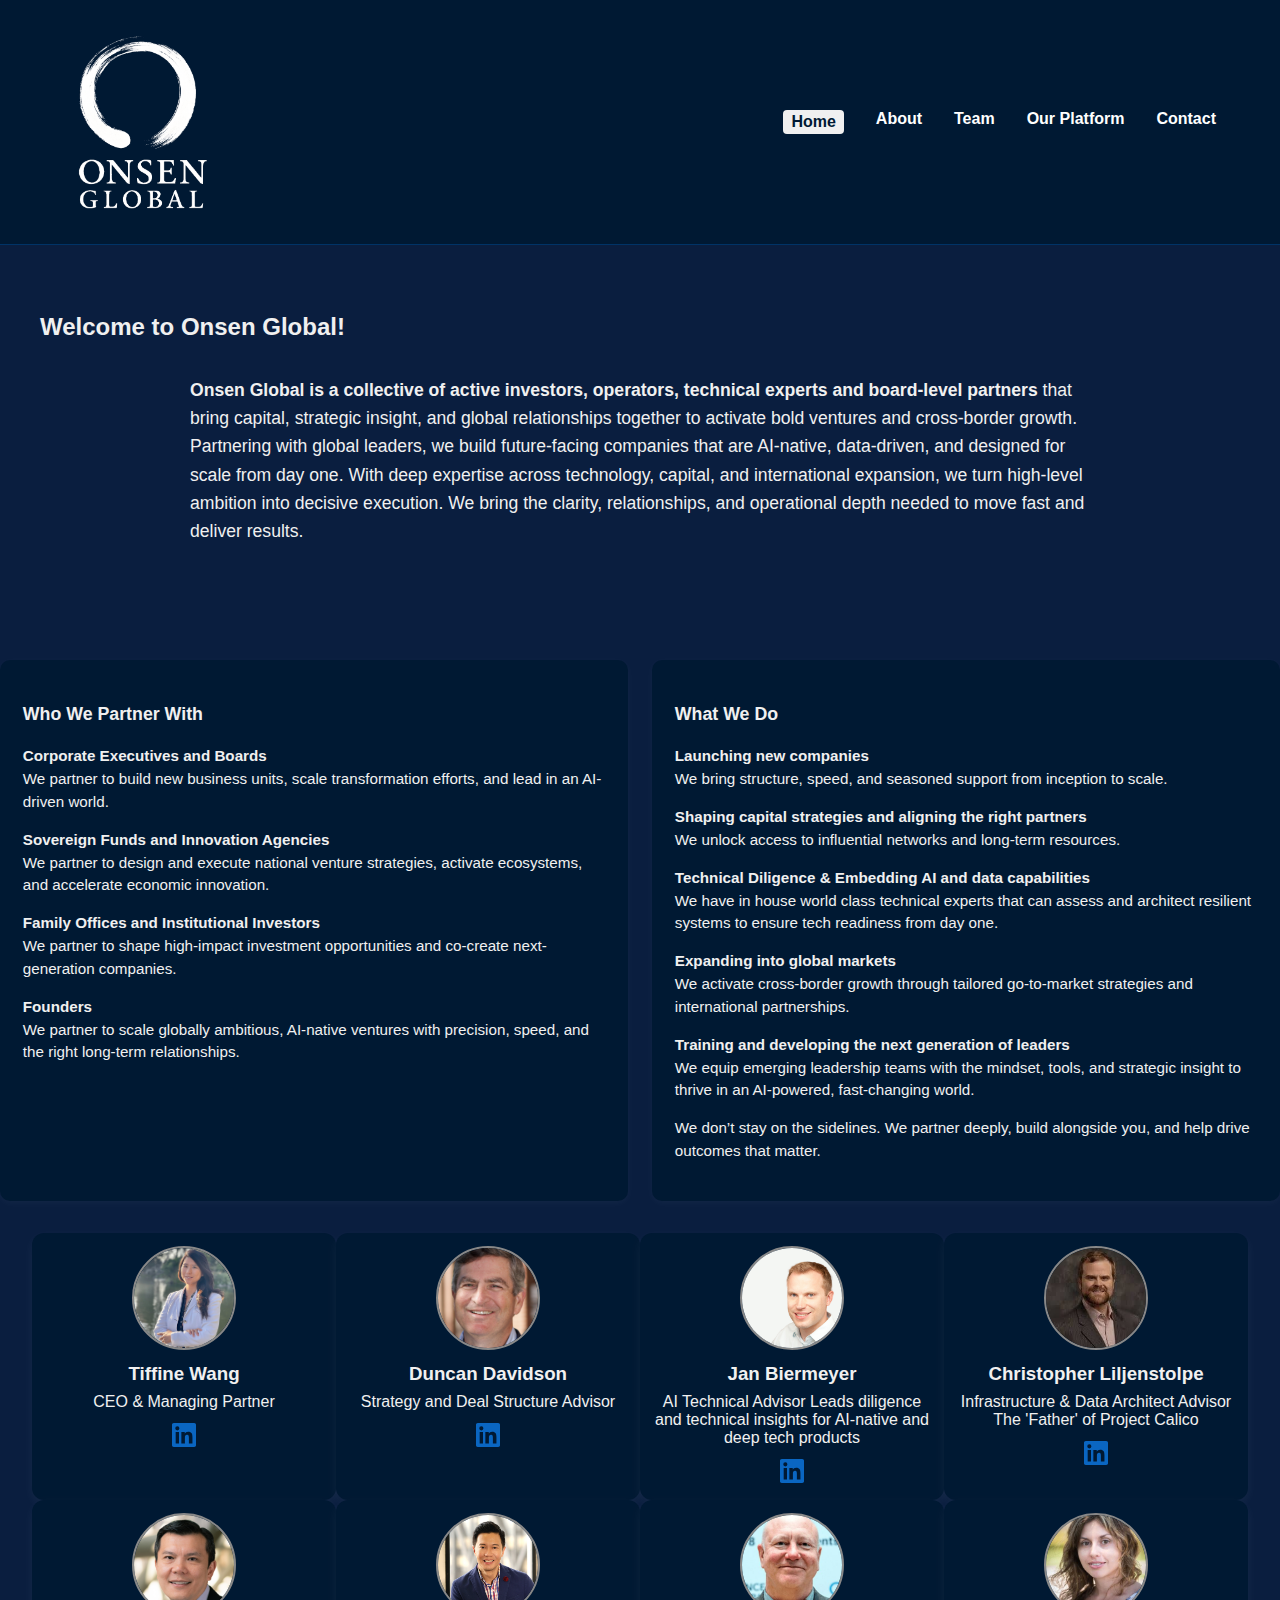
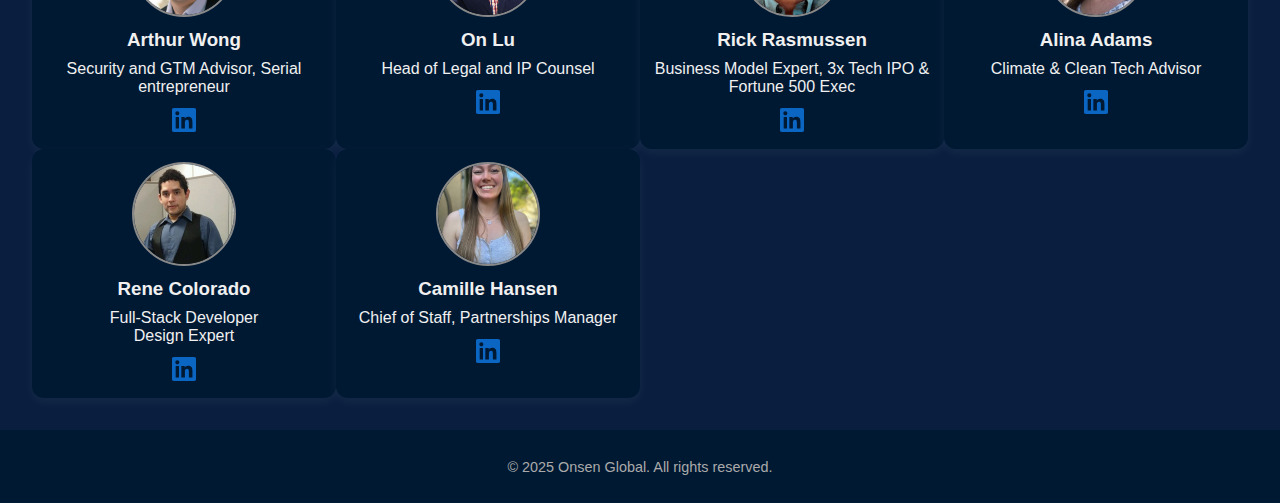
<file: index.html>
<!DOCTYPE html>

<html lang="en">
<head>
<meta charset="utf-8"/>
<meta content="width=device-width, initial-scale=1.0" name="viewport"/>
<title>Onsen Global</title>
<link href="css/styles.css" rel="stylesheet"/>
</head>
<body>
<header>
<div style="display: flex; align-items: center; justify-content: space-between; width: 100%; padding: 1em 2em;">
<img alt="Onsen Global Logo" src="img/OnsenTrans.png"/>
<nav style="display: flex; gap: 2em;">
<a class="active" href="index.html">Home</a>
<a href="leadership.html">About</a>
<a href="team.html">Team</a>
<a href="our-platform.html">Our Platform</a>
<a href="contact.html">Contact</a>
</nav>
</div>
</header>
<main>
<h2>Welcome to Onsen Global!</h2>
<div style="font-size: 1.1em; font-weight: bold; margin-bottom: 2em; line-height: 1.6; max-width: 900px; margin: 2em auto;">
<span style="font-weight: normal;">
<strong>Onsen Global is a collective of active investors, operators, technical experts and board-level partners</strong>
    that bring capital, strategic insight, and global relationships together to activate bold ventures and cross-border growth. Partnering with global leaders, we build future-facing companies that are AI-native, data-driven, and designed for scale from day one. With deep expertise across technology, capital, and international expansion, we turn high-level ambition into decisive execution. We bring the clarity, relationships, and operational depth needed to move fast and deliver results. 
</div>
</main>
<div class="split-boxes"><div class="box left"><h3>Who We Partner With</h3><p><strong>Corporate Executives and Boards</strong><br/>We partner to build new business units, scale transformation efforts, and lead in an AI-driven world.</p><p><strong>Sovereign Funds and Innovation Agencies</strong><br/>We partner to design and execute national venture strategies, activate ecosystems, and accelerate economic innovation.</p><p><strong>Family Offices and Institutional Investors</strong><br/>We partner to shape high-impact investment opportunities and co-create next-generation companies.</p><p><strong>Founders</strong><br/>We partner to scale globally ambitious, AI-native ventures with precision, speed, and the right long-term relationships.</p></div><div class="box right"><h3>What We Do</h3><p><strong>Launching new companies</strong><br/>We bring structure, speed, and seasoned support from inception to scale.</p><p><strong>Shaping capital strategies and aligning the right partners</strong><br/>We unlock access to influential networks and long-term resources.</p><p><strong>Technical Diligence & Embedding AI and data capabilities</strong><br/>We have in house world class technical experts that can assess and architect resilient systems to ensure tech readiness from day one. </p><p><strong>Expanding into global markets</strong><br/>We activate cross-border growth through tailored go-to-market strategies and international partnerships.</p><p><strong>Training and developing the next generation of leaders</strong><br/>We equip emerging leadership teams with the mindset, tools, and strategic insight to thrive in an AI-powered, fast-changing world.</p><p>We don’t stay on the sidelines. We partner deeply, build alongside you, and help drive outcomes that matter.</p></div></div><section>
<div class="team-row">
<div class="team-member">
<img alt="Tiffine Wang" src="img/Tiffine2025.jpg"/>
<h3>Tiffine Wang</h3>
<p style="flex-grow: 1; display: flex; align-items: center; justify-content: center; text-align: center; margin: 0.5em 0;">CEO &amp; Managing Partner</p>
<a href="https://www.linkedin.com/in/tiffinewang" target="_blank"><svg fill="#0A66C2" height="24" style="margin-top: 0.5em;" viewbox="0 0 24 24" width="24" xmlns="http://www.w3.org/2000/svg">
<path d="M20.447 20.452h-3.554v-5.569c0-1.328-.024-3.039-1.853-3.039-1.853 0-2.137 1.447-2.137 2.941v5.667H9.349V9h3.414v1.561h.049c.476-.899 1.637-1.85 3.367-1.85 3.598 0 4.262 2.366 4.262 5.444v6.297zM5.337 7.433a2.065 2.065 0 1 1 0-4.131 2.065 2.065 0 0 1 0 4.131zM6.986 20.452H3.686V9h3.3v11.452zM22.225 0H1.771C.792 0 0 .771 0 1.723v20.555C0 23.228.792 24 1.771 24h20.451C23.2 24 24 23.228 24 22.278V1.723C24 .771 23.2 0 22.225 0z"></path>
</svg></a>
</div>
<div class="team-member">
<img alt="Duncan Davidson" src="img/duncan.jpg"/>
<h3>Duncan Davidson</h3>
<p style="flex-grow: 1; display: flex; align-items: center; justify-content: center; text-align: center; margin: 0.5em 0;">Strategy and Deal Structure Advisor </p>
<a href="https://www.linkedin.com/in/duncandavi/" target="_blank"><svg fill="#0A66C2" height="24" style="margin-top: 0.5em;" viewbox="0 0 24 24" width="24" xmlns="http://www.w3.org/2000/svg">
<path d="M20.447 20.452h-3.554v-5.569c0-1.328-.024-3.039-1.853-3.039-1.853 0-2.137 1.447-2.137 2.941v5.667H9.349V9h3.414v1.561h.049c.476-.899 1.637-1.85 3.367-1.85 3.598 0 4.262 2.366 4.262 5.444v6.297zM5.337 7.433a2.065 2.065 0 1 1 0-4.131 2.065 2.065 0 0 1 0 4.131zM6.986 20.452H3.686V9h3.3v11.452zM22.225 0H1.771C.792 0 0 .771 0 1.723v20.555C0 23.228.792 24 1.771 24h20.451C23.2 24 24 23.228 24 22.278V1.723C24 .771 23.2 0 22.225 0z"></path>
</svg></a>
</div>
<div class="team-member">
<img alt="Jan Biermeyer" src="img/janB.jpg"/>
<h3>Jan Biermeyer</h3>
<p style="flex-grow: 1; display: flex; align-items: center; justify-content: center; text-align: center; margin: 0.5em 0;">AI Technical Advisor Leads diligence and technical insights for AI-native and deep tech products</p>
<a href="https://www.linkedin.com/in/biermeyer/" target="_blank"><svg fill="#0A66C2" height="24" style="margin-top: 0.5em;" viewbox="0 0 24 24" width="24" xmlns="http://www.w3.org/2000/svg">
<path d="M20.447 20.452h-3.554v-5.569c0-1.328-.024-3.039-1.853-3.039-1.853 0-2.137 1.447-2.137 2.941v5.667H9.349V9h3.414v1.561h.049c.476-.899 1.637-1.85 3.367-1.85 3.598 0 4.262 2.366 4.262 5.444v6.297zM5.337 7.433a2.065 2.065 0 1 1 0-4.131 2.065 2.065 0 0 1 0 4.131zM6.986 20.452H3.686V9h3.3v11.452zM22.225 0H1.771C.792 0 0 .771 0 1.723v20.555C0 23.228.792 24 1.771 24h20.451C23.2 24 24 23.228 24 22.278V1.723C24 .771 23.2 0 22.225 0z"></path>
</svg></a>
</div>
<div class="team-member">
<img alt="Christopher Liljenstolpe" src="img/ChrisL.jpeg"/>
<h3>Christopher Liljenstolpe</h3>
<p style="flex-grow: 1; display: flex; align-items: center; justify-content: center; text-align: center; margin: 0.5em 0;">Infrastructure &amp; Data Architect Advisor The 'Father' of Project Calico</p>
<a href="https://www.linkedin.com/in/liljenstolpe/" target="_blank"><svg fill="#0A66C2" height="24" style="margin-top: 0.5em;" viewbox="0 0 24 24" width="24" xmlns="http://www.w3.org/2000/svg">
<path d="M20.447 20.452h-3.554v-5.569c0-1.328-.024-3.039-1.853-3.039-1.853 0-2.137 1.447-2.137 2.941v5.667H9.349V9h3.414v1.561h.049c.476-.899 1.637-1.85 3.367-1.85 3.598 0 4.262 2.366 4.262 5.444v6.297zM5.337 7.433a2.065 2.065 0 1 1 0-4.131 2.065 2.065 0 0 1 0 4.131zM6.986 20.452H3.686V9h3.3v11.452zM22.225 0H1.771C.792 0 0 .771 0 1.723v20.555C0 23.228.792 24 1.771 24h20.451C23.2 24 24 23.228 24 22.278V1.723C24 .771 23.2 0 22.225 0z"></path>
</svg></a>
</div>
<div class="team-member">
<img alt="Arthur Wong" src="img/ArthurWong.jpg"/>
<h3>Arthur Wong</h3>
<p style="flex-grow: 1; display: flex; align-items: center; justify-content: center; text-align: center; margin: 0.5em 0;">Security and GTM Advisor, Serial entrepreneur</p>
<a href="https://www.linkedin.com/in/arthur-wong-atherton/" target="_blank"><svg fill="#0A66C2" height="24" style="margin-top: 0.5em;" viewbox="0 0 24 24" width="24" xmlns="http://www.w3.org/2000/svg">
<path d="M20.447 20.452h-3.554v-5.569c0-1.328-.024-3.039-1.853-3.039-1.853 0-2.137 1.447-2.137 2.941v5.667H9.349V9h3.414v1.561h.049c.476-.899 1.637-1.85 3.367-1.85 3.598 0 4.262 2.366 4.262 5.444v6.297zM5.337 7.433a2.065 2.065 0 1 1 0-4.131 2.065 2.065 0 0 1 0 4.131zM6.986 20.452H3.686V9h3.3v11.452zM22.225 0H1.771C.792 0 0 .771 0 1.723v20.555C0 23.228.792 24 1.771 24h20.451C23.2 24 24 23.228 24 22.278V1.723C24 .771 23.2 0 22.225 0z"></path>
</svg></a>
</div>
<div class="team-member">
<img alt="On Lu" src="img/OnLu.jpg"/>
<h3>On Lu</h3>
<p style="flex-grow: 1; display: flex; align-items: center; justify-content: center; text-align: center; margin: 0.5em 0;">Head of Legal and IP Counsel</p>
<a href="https://www.linkedin.com/in/onthelu/" target="_blank">
<svg fill="#0A66C2" height="24" style="margin-top: 0.5em;" viewbox="0 0 24 24" width="24" xmlns="http://www.w3.org/2000/svg">
<path d="M20.447 20.452h-3.554v-5.569c0-1.328-.024-3.039-1.853-3.039-1.853 0-2.137 1.447-2.137 2.941v5.667H9.349V9h3.414v1.561h.049c.476-.899 1.637-1.85 3.367-1.85
                     3.598 0 4.262 2.366 4.262 5.444v6.297zM5.337 7.433a2.065 2.065 0 1 1 0-4.131
                     2.065 2.065 0 0 1 0 4.131zM6.986 20.452H3.686V9h3.3v11.452zM22.225 0H1.771C.792 0
                     0 .771 0 1.723v20.555C0 23.228.792 24 1.771 24h20.451C23.2 24 24 23.228
                     24 22.278V1.723C24 .771 23.2 0 22.225 0z"></path>
</svg>
</a>
</div>
<div class="team-member">
<img alt="Rick Rasmussen" src="img/rick.jpg"/>
<h3>Rick Rasmussen</h3>
<p style="flex-grow: 1; display: flex; align-items: center; justify-content: center; text-align: center; margin: 0.5em 0;">Business Model Expert, 3x Tech IPO &amp; Fortune 500 Exec</p>
<a href="https://www.linkedin.com/in/rasmussen/" target="_blank"><svg fill="#0A66C2" height="24" style="margin-top: 0.5em;" viewbox="0 0 24 24" width="24" xmlns="http://www.w3.org/2000/svg">
<path d="M20.447 20.452h-3.554v-5.569c0-1.328-.024-3.039-1.853-3.039-1.853 0-2.137 1.447-2.137 2.941v5.667H9.349V9h3.414v1.561h.049c.476-.899 1.637-1.85 3.367-1.85 3.598 0 4.262 2.366 4.262 5.444v6.297zM5.337 7.433a2.065 2.065 0 1 1 0-4.131 2.065 2.065 0 0 1 0 4.131zM6.986 20.452H3.686V9h3.3v11.452zM22.225 0H1.771C.792 0 0 .771 0 1.723v20.555C0 23.228.792 24 1.771 24h20.451C23.2 24 24 23.228 24 22.278V1.723C24 .771 23.2 0 22.225 0z"></path>
</svg></a>
</div>
<div class="team-member">
<img alt="Alina Adams" src="img/AlinaAdams.jpg"/>
<h3>Alina Adams</h3>
<p style="flex-grow: 1; display: flex; align-items: center; justify-content: center; text-align: center; margin: 0.5em 0;">Climate &amp; Clean Tech Advisor</p>
<a href="https://www.linkedin.com/in/alinaadams/" target="_blank"><svg fill="#0A66C2" height="24" style="margin-top: 0.5em;" viewbox="0 0 24 24" width="24" xmlns="http://www.w3.org/2000/svg">
<path d="M20.447 20.452h-3.554v-5.569c0-1.328-.024-3.039-1.853-3.039-1.853 0-2.137 1.447-2.137 2.941v5.667H9.349V9h3.414v1.561h.049c.476-.899 1.637-1.85 3.367-1.85 3.598 0 4.262 2.366 4.262 5.444v6.297zM5.337 7.433a2.065 2.065 0 1 1 0-4.131 2.065 2.065 0 0 1 0 4.131zM6.986 20.452H3.686V9h3.3v11.452zM22.225 0H1.771C.792 0 0 .771 0 1.723v20.555C0 23.228.792 24 1.771 24h20.451C23.2 24 24 23.228 24 22.278V1.723C24 .771 23.2 0 22.225 0z"></path>
</svg></a>
</div>
<div class="team-member">
<img alt="Rene Colorado" src="img/ReneColorado.jpg"/>
<h3>Rene Colorado</h3>
<p style="flex-grow: 1; display: flex; align-items: center; justify-content: center; text-align: center; margin: 0.5em 0">
    Full-Stack Developer<br/>Design Expert
  </p>
<a href="https://www.linkedin.com/in/reneacolorado/" target="_blank">
<svg fill="#0A66C2" height="24" viewbox="0 0 24 24" width="24" xmlns="http://www.w3.org/2000/svg">
<path d="M20.447 20.452h-3.554v-5.569c0-1.328-.024-3.039-1.853-3.039-1.853 0-2.137 
1.447-2.137 2.941v5.667H9.349V9h3.414v1.561h.049c.476-.899 
1.637-1.85 3.367-1.85 3.598 0 4.262 2.366 4.262 5.444v6.297zM5.337 
7.433a2.065 2.065 0 1 1 0-4.131 2.065 2.065 0 0 1 0 
4.131zM6.986 20.452H3.686V9h3.3v11.452zM22.225 
0H1.771C.792 0 0 .771 0 1.723v20.555C0 
23.228.792 24 1.771 24h20.451C23.2 24 24 
23.228 24 22.278V1.723C24 .771 23.2 0 
22.225 0z"></path>
</svg>
</a>
</div>
<div class="team-member">
<img alt="Camille Hansen" src="img/CamillieH.jpg"/>
<h3>Camille Hansen</h3>
<p style="flex-grow: 1; display: flex; align-items: center; justify-content: center; text-align: center; margin: 0.5em 0;">Chief of Staff, Partnerships Manager</p>
<a href="https://www.linkedin.com/in/camille-hansen-4ba6a91b7/" target="_blank"><svg fill="#0A66C2" height="24" style="margin-top: 0.5em;" viewbox="0 0 24 24" width="24" xmlns="http://www.w3.org/2000/svg">
<path d="M20.447 20.452h-3.554v-5.569c0-1.328-.024-3.039-1.853-3.039-1.853 0-2.137 1.447-2.137 2.941v5.667H9.349V9h3.414v1.561h.049c.476-.899 1.637-1.85 3.367-1.85 3.598 0 4.262 2.366 4.262 5.444v6.297zM5.337 7.433a2.065 2.065 0 1 1 0-4.131 2.065 2.065 0 0 1 0 4.131zM6.986 20.452H3.686V9h3.3v11.452zM22.225 0H1.771C.792 0 0 .771 0 1.723v20.555C0 23.228.792 24 1.771 24h20.451C23.2 24 24 23.228 24 22.278V1.723C24 .771 23.2 0 22.225 0z"></path>
</svg></a>
</div>
</div>
</section><footer>
    © 2025 Onsen Global. All rights reserved.
  </footer>
</body>
</html>
</file>
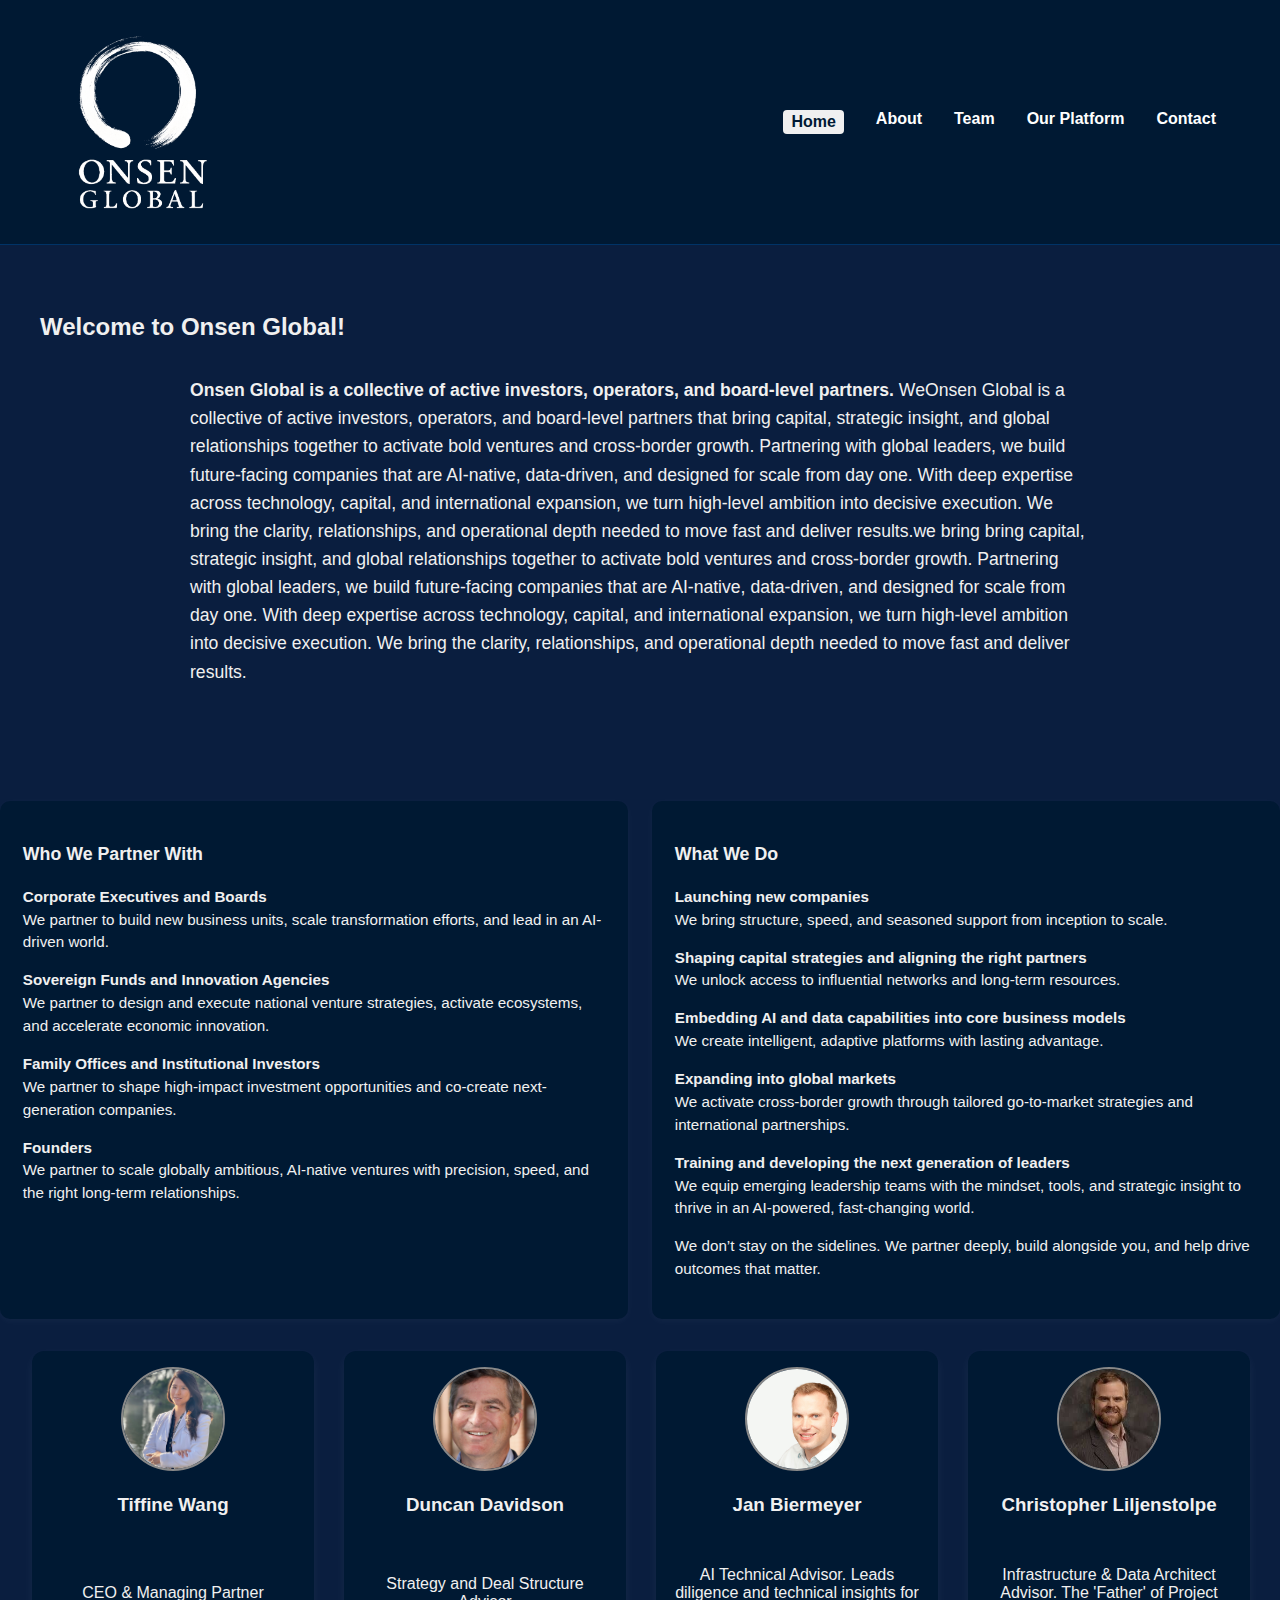
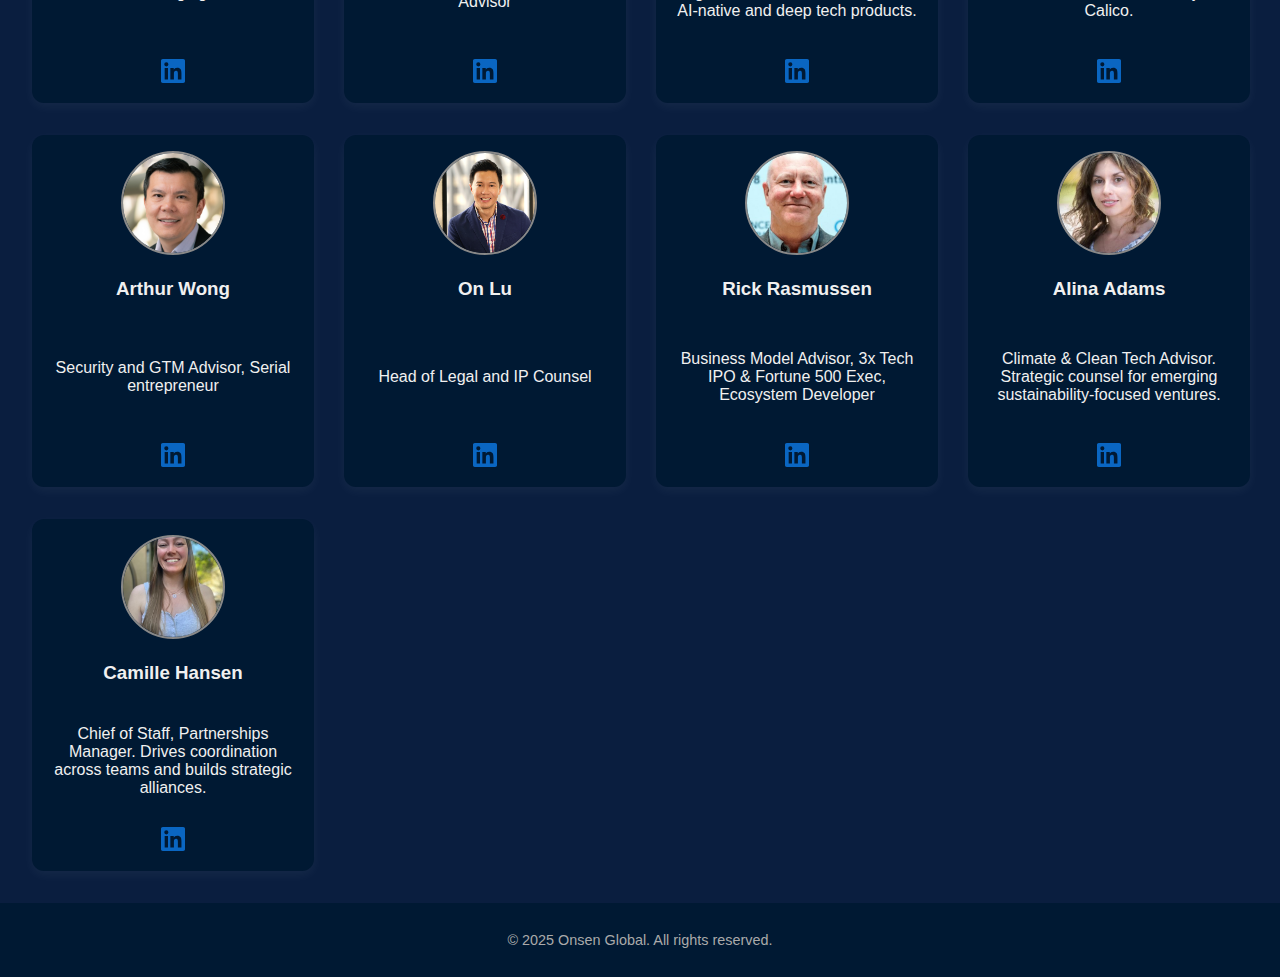
<file: ReneTest/index.html>
<!DOCTYPE html>

<html lang="en">
<head>
<meta charset="utf-8"/>
<meta content="width=device-width, initial-scale=1.0" name="viewport"/>
<title>Onsen Global</title>
<link href="css/styles.css" rel="stylesheet"/>
</head>
<body>
<header>
<div style="display: flex; align-items: center; justify-content: space-between; width: 100%; padding: 1em 2em;">
<img alt="Onsen Global Logo" src="img/OnsenTrans.png"/>
<nav style="display: flex; gap: 2em;">
<a class="active" href="index.html">Home</a>
<a href="leadership.html">About</a>
<a href="team.html">Team</a>
<a href="our-platform.html">Our Platform</a>
<a href="contact.html">Contact</a>
</nav>
</div>
</header>
<main>
<h2>Welcome to Onsen Global!</h2>
<div style="font-size: 1.1em; font-weight: bold; margin-bottom: 2em; line-height: 1.6; max-width: 900px; margin: 2em auto;">
  <span style="font-weight: normal;">
    <strong>Onsen Global is a collective of active investors, operators, and board-level partners.</strong>
    WeOnsen Global is a collective of active investors, operators, and board-level partners that bring capital, strategic insight, and global relationships together to activate bold ventures and cross-border growth. Partnering with global leaders, we build future-facing companies that are AI-native, data-driven, and designed for scale from day one. With deep expertise across technology, capital, and international expansion, we turn high-level ambition into decisive execution. We bring the clarity, relationships, and operational depth needed to move fast and deliver results.we bring
    bring capital, strategic insight, and global relationships together to activate bold ventures and cross-border growth. Partnering with global leaders, we build future-facing companies that are AI-native, data-driven, and designed for scale from day one. With deep expertise across technology, capital, and international expansion, we turn high-level ambition into decisive execution. We bring the clarity, relationships, and operational depth needed to move fast and deliver results.
  </span>
</div>
</main>
<div class="split-boxes"><div class="box left"><h3>Who We Partner With</h3><p><strong>Corporate Executives and Boards</strong><br/>We partner to build new business units, scale transformation efforts, and lead in an AI-driven world.</p><p><strong>Sovereign Funds and Innovation Agencies</strong><br/>We partner to design and execute national venture strategies, activate ecosystems, and accelerate economic innovation.</p><p><strong>Family Offices and Institutional Investors</strong><br/>We partner to shape high-impact investment opportunities and co-create next-generation companies.</p><p><strong>Founders</strong><br/>We partner to scale globally ambitious, AI-native ventures with precision, speed, and the right long-term relationships.</p></div><div class="box right"><h3>What We Do</h3><p><strong>Launching new companies</strong><br/>We bring structure, speed, and seasoned support from inception to scale.</p><p><strong>Shaping capital strategies and aligning the right partners</strong><br/>We unlock access to influential networks and long-term resources.</p><p><strong>Embedding AI and data capabilities into core business models</strong><br/>We create intelligent, adaptive platforms with lasting advantage.</p><p><strong>Expanding into global markets</strong><br/>We activate cross-border growth through tailored go-to-market strategies and international partnerships.</p><p><strong>Training and developing the next generation of leaders</strong><br/>We equip emerging leadership teams with the mindset, tools, and strategic insight to thrive in an AI-powered, fast-changing world.</p><p>We don’t stay on the sidelines. We partner deeply, build alongside you, and help drive outcomes that matter.</p></div></div><section>
<div class="team-row">
<div class="team-member" style="height: 320px; width: 250px; padding: 1em; display: flex; flex-direction: column; justify-content: space-between; align-items: center; text-align: center;">
<img alt="Tiffine Wang" src="img/Tiffine2025.jpg"/>
<h3>Tiffine Wang</h3>
<p style="flex-grow: 1; display: flex; align-items: center; justify-content: center; text-align: center; margin: 0.5em 0;">CEO &amp; Managing Partner</p>
<a href="https://www.linkedin.com/in/tiffinewang" target="_blank"><svg fill="#0A66C2" height="24" style="margin-top: 0.5em;" viewbox="0 0 24 24" width="24" xmlns="http://www.w3.org/2000/svg">
<path d="M20.447 20.452h-3.554v-5.569c0-1.328-.024-3.039-1.853-3.039-1.853 0-2.137 1.447-2.137 2.941v5.667H9.349V9h3.414v1.561h.049c.476-.899 1.637-1.85 3.367-1.85 3.598 0 4.262 2.366 4.262 5.444v6.297zM5.337 7.433a2.065 2.065 0 1 1 0-4.131 2.065 2.065 0 0 1 0 4.131zM6.986 20.452H3.686V9h3.3v11.452zM22.225 0H1.771C.792 0 0 .771 0 1.723v20.555C0 23.228.792 24 1.771 24h20.451C23.2 24 24 23.228 24 22.278V1.723C24 .771 23.2 0 22.225 0z"></path>
</svg></a>
</div>
<div class="team-member" style="height: 320px; width: 250px; padding: 1em; display: flex; flex-direction: column; justify-content: space-between; align-items: center; text-align: center;">
<img alt="Duncan Davidson" src="img/duncan.jpg"/>
<h3>Duncan Davidson</h3>
<p style="flex-grow: 1; display: flex; align-items: center; justify-content: center; text-align: center; margin: 0.5em 0;">Strategy and Deal Structure Advisor </p>
<a href="https://www.linkedin.com/in/duncandavi/" target="_blank"><svg fill="#0A66C2" height="24" style="margin-top: 0.5em;" viewbox="0 0 24 24" width="24" xmlns="http://www.w3.org/2000/svg">
<path d="M20.447 20.452h-3.554v-5.569c0-1.328-.024-3.039-1.853-3.039-1.853 0-2.137 1.447-2.137 2.941v5.667H9.349V9h3.414v1.561h.049c.476-.899 1.637-1.85 3.367-1.85 3.598 0 4.262 2.366 4.262 5.444v6.297zM5.337 7.433a2.065 2.065 0 1 1 0-4.131 2.065 2.065 0 0 1 0 4.131zM6.986 20.452H3.686V9h3.3v11.452zM22.225 0H1.771C.792 0 0 .771 0 1.723v20.555C0 23.228.792 24 1.771 24h20.451C23.2 24 24 23.228 24 22.278V1.723C24 .771 23.2 0 22.225 0z"></path>
</svg></a>
</div>
<div class="team-member" style="height: 320px; width: 250px; padding: 1em; display: flex; flex-direction: column; justify-content: space-between; align-items: center; text-align: center;">
<img alt="Jan Biermeyer" src="img/janB.jpg"/>
<h3>Jan Biermeyer</h3>
<p style="flex-grow: 1; display: flex; align-items: center; justify-content: center; text-align: center; margin: 0.5em 0;">AI Technical Advisor. Leads diligence and technical insights for AI-native and deep tech products.</p>
<a href="https://www.linkedin.com/in/biermeyer/" target="_blank"><svg fill="#0A66C2" height="24" style="margin-top: 0.5em;" viewbox="0 0 24 24" width="24" xmlns="http://www.w3.org/2000/svg">
<path d="M20.447 20.452h-3.554v-5.569c0-1.328-.024-3.039-1.853-3.039-1.853 0-2.137 1.447-2.137 2.941v5.667H9.349V9h3.414v1.561h.049c.476-.899 1.637-1.85 3.367-1.85 3.598 0 4.262 2.366 4.262 5.444v6.297zM5.337 7.433a2.065 2.065 0 1 1 0-4.131 2.065 2.065 0 0 1 0 4.131zM6.986 20.452H3.686V9h3.3v11.452zM22.225 0H1.771C.792 0 0 .771 0 1.723v20.555C0 23.228.792 24 1.771 24h20.451C23.2 24 24 23.228 24 22.278V1.723C24 .771 23.2 0 22.225 0z"></path>
</svg></a>
</div>
<div class="team-member" style="height: 320px; width: 250px; padding: 1em; display: flex; flex-direction: column; justify-content: space-between; align-items: center; text-align: center;">
<img alt="Christopher Liljenstolpe" src="img/ChrisL.jpeg"/>
<h3>Christopher Liljenstolpe</h3>
<p style="flex-grow: 1; display: flex; align-items: center; justify-content: center; text-align: center; margin: 0.5em 0;">Infrastructure &amp; Data Architect Advisor. The 'Father' of Project Calico.</p>
<a href="https://www.linkedin.com/in/liljenstolpe/" target="_blank"><svg fill="#0A66C2" height="24" style="margin-top: 0.5em;" viewbox="0 0 24 24" width="24" xmlns="http://www.w3.org/2000/svg">
<path d="M20.447 20.452h-3.554v-5.569c0-1.328-.024-3.039-1.853-3.039-1.853 0-2.137 1.447-2.137 2.941v5.667H9.349V9h3.414v1.561h.049c.476-.899 1.637-1.85 3.367-1.85 3.598 0 4.262 2.366 4.262 5.444v6.297zM5.337 7.433a2.065 2.065 0 1 1 0-4.131 2.065 2.065 0 0 1 0 4.131zM6.986 20.452H3.686V9h3.3v11.452zM22.225 0H1.771C.792 0 0 .771 0 1.723v20.555C0 23.228.792 24 1.771 24h20.451C23.2 24 24 23.228 24 22.278V1.723C24 .771 23.2 0 22.225 0z"></path>
</svg></a>
</div>
<div class="team-member" style="height: 320px; width: 250px; padding: 1em; display: flex; flex-direction: column; justify-content: space-between; align-items: center; text-align: center;">
<img alt="Arthur Wong" src="img/ArthurWong.jpg"/>
<h3>Arthur Wong</h3>
<p style="flex-grow: 1; display: flex; align-items: center; justify-content: center; text-align: center; margin: 0.5em 0;">Security and GTM Advisor, Serial entrepreneur</p>
<a href="https://www.linkedin.com/in/arthur-wong-atherton/" target="_blank"><svg fill="#0A66C2" height="24" style="margin-top: 0.5em;" viewbox="0 0 24 24" width="24" xmlns="http://www.w3.org/2000/svg">
<path d="M20.447 20.452h-3.554v-5.569c0-1.328-.024-3.039-1.853-3.039-1.853 0-2.137 1.447-2.137 2.941v5.667H9.349V9h3.414v1.561h.049c.476-.899 1.637-1.85 3.367-1.85 3.598 0 4.262 2.366 4.262 5.444v6.297zM5.337 7.433a2.065 2.065 0 1 1 0-4.131 2.065 2.065 0 0 1 0 4.131zM6.986 20.452H3.686V9h3.3v11.452zM22.225 0H1.771C.792 0 0 .771 0 1.723v20.555C0 23.228.792 24 1.771 24h20.451C23.2 24 24 23.228 24 22.278V1.723C24 .771 23.2 0 22.225 0z"></path>
</svg></a>
</div>
<div class="team-member" style="height: 320px; width: 250px; padding: 1em; display: flex; flex-direction: column; justify-content: space-between; align-items: center; text-align: center;">
<img alt="On Lu" src="img/OnLu.jpg"/>
<h3>On Lu</h3>
<p style="flex-grow: 1; display: flex; align-items: center; justify-content: center; text-align: center; margin: 0.5em 0;">Head of Legal and IP Counsel</p>
<a href="https://www.linkedin.com/in/onthelu/" target="_blank">
<svg fill="#0A66C2" height="24" style="margin-top: 0.5em;" viewbox="0 0 24 24" width="24" xmlns="http://www.w3.org/2000/svg">
<path d="M20.447 20.452h-3.554v-5.569c0-1.328-.024-3.039-1.853-3.039-1.853 0-2.137 1.447-2.137 2.941v5.667H9.349V9h3.414v1.561h.049c.476-.899 1.637-1.85 3.367-1.85
                     3.598 0 4.262 2.366 4.262 5.444v6.297zM5.337 7.433a2.065 2.065 0 1 1 0-4.131
                     2.065 2.065 0 0 1 0 4.131zM6.986 20.452H3.686V9h3.3v11.452zM22.225 0H1.771C.792 0
                     0 .771 0 1.723v20.555C0 23.228.792 24 1.771 24h20.451C23.2 24 24 23.228
                     24 22.278V1.723C24 .771 23.2 0 22.225 0z"></path>
</svg>
</a>
</div>
<div class="team-member" style="height: 320px; width: 250px; padding: 1em; display: flex; flex-direction: column; justify-content: space-between; align-items: center; text-align: center;">
<img alt="Rick Rasmussen" src="img/rick.jpg"/>
<h3>Rick Rasmussen</h3>
<p style="flex-grow: 1; display: flex; align-items: center; justify-content: center; text-align: center; margin: 0.5em 0;">Business Model Advisor, 3x Tech IPO &amp; Fortune 500 Exec, Ecosystem Developer</p>
<a href="https://www.linkedin.com/in/rasmussen/" target="_blank"><svg fill="#0A66C2" height="24" style="margin-top: 0.5em;" viewbox="0 0 24 24" width="24" xmlns="http://www.w3.org/2000/svg">
<path d="M20.447 20.452h-3.554v-5.569c0-1.328-.024-3.039-1.853-3.039-1.853 0-2.137 1.447-2.137 2.941v5.667H9.349V9h3.414v1.561h.049c.476-.899 1.637-1.85 3.367-1.85 3.598 0 4.262 2.366 4.262 5.444v6.297zM5.337 7.433a2.065 2.065 0 1 1 0-4.131 2.065 2.065 0 0 1 0 4.131zM6.986 20.452H3.686V9h3.3v11.452zM22.225 0H1.771C.792 0 0 .771 0 1.723v20.555C0 23.228.792 24 1.771 24h20.451C23.2 24 24 23.228 24 22.278V1.723C24 .771 23.2 0 22.225 0z"></path>
</svg></a>
</div>
<div class="team-member" style="height: 320px; width: 250px; padding: 1em; display: flex; flex-direction: column; justify-content: space-between; align-items: center; text-align: center;">
<img alt="Alina Adams" src="img/AlinaAdams.jpg"/>
<h3>Alina Adams</h3>
<p style="flex-grow: 1; display: flex; align-items: center; justify-content: center; text-align: center; margin: 0.5em 0;">Climate &amp; Clean Tech Advisor. Strategic counsel for emerging sustainability-focused ventures.</p>
<a href="https://www.linkedin.com/in/alinaadams/" target="_blank"><svg fill="#0A66C2" height="24" style="margin-top: 0.5em;" viewbox="0 0 24 24" width="24" xmlns="http://www.w3.org/2000/svg">
<path d="M20.447 20.452h-3.554v-5.569c0-1.328-.024-3.039-1.853-3.039-1.853 0-2.137 1.447-2.137 2.941v5.667H9.349V9h3.414v1.561h.049c.476-.899 1.637-1.85 3.367-1.85 3.598 0 4.262 2.366 4.262 5.444v6.297zM5.337 7.433a2.065 2.065 0 1 1 0-4.131 2.065 2.065 0 0 1 0 4.131zM6.986 20.452H3.686V9h3.3v11.452zM22.225 0H1.771C.792 0 0 .771 0 1.723v20.555C0 23.228.792 24 1.771 24h20.451C23.2 24 24 23.228 24 22.278V1.723C24 .771 23.2 0 22.225 0z"></path>
</svg></a>
</div>
<div class="team-member" style="height: 320px; width: 250px; padding: 1em; display: flex; flex-direction: column; justify-content: space-between; align-items: center; text-align: center;">
<img alt="Camille Hansen" src="img/CamillieH.jpg"/>
<h3>Camille Hansen</h3>
<p style="flex-grow: 1; display: flex; align-items: center; justify-content: center; text-align: center; margin: 0.5em 0;">Chief of Staff, Partnerships Manager. Drives coordination across teams and builds strategic alliances.</p>
<a href="https://www.linkedin.com/in/camille-hansen-4ba6a91b7/" target="_blank"><svg fill="#0A66C2" height="24" style="margin-top: 0.5em;" viewbox="0 0 24 24" width="24" xmlns="http://www.w3.org/2000/svg">
<path d="M20.447 20.452h-3.554v-5.569c0-1.328-.024-3.039-1.853-3.039-1.853 0-2.137 1.447-2.137 2.941v5.667H9.349V9h3.414v1.561h.049c.476-.899 1.637-1.85 3.367-1.85 3.598 0 4.262 2.366 4.262 5.444v6.297zM5.337 7.433a2.065 2.065 0 1 1 0-4.131 2.065 2.065 0 0 1 0 4.131zM6.986 20.452H3.686V9h3.3v11.452zM22.225 0H1.771C.792 0 0 .771 0 1.723v20.555C0 23.228.792 24 1.771 24h20.451C23.2 24 24 23.228 24 22.278V1.723C24 .771 23.2 0 22.225 0z"></path>
</svg></a>
</div>
</div>
</section><footer>
    © 2025 Onsen Global. All rights reserved.
  </footer>
</body>
</html>
</file>
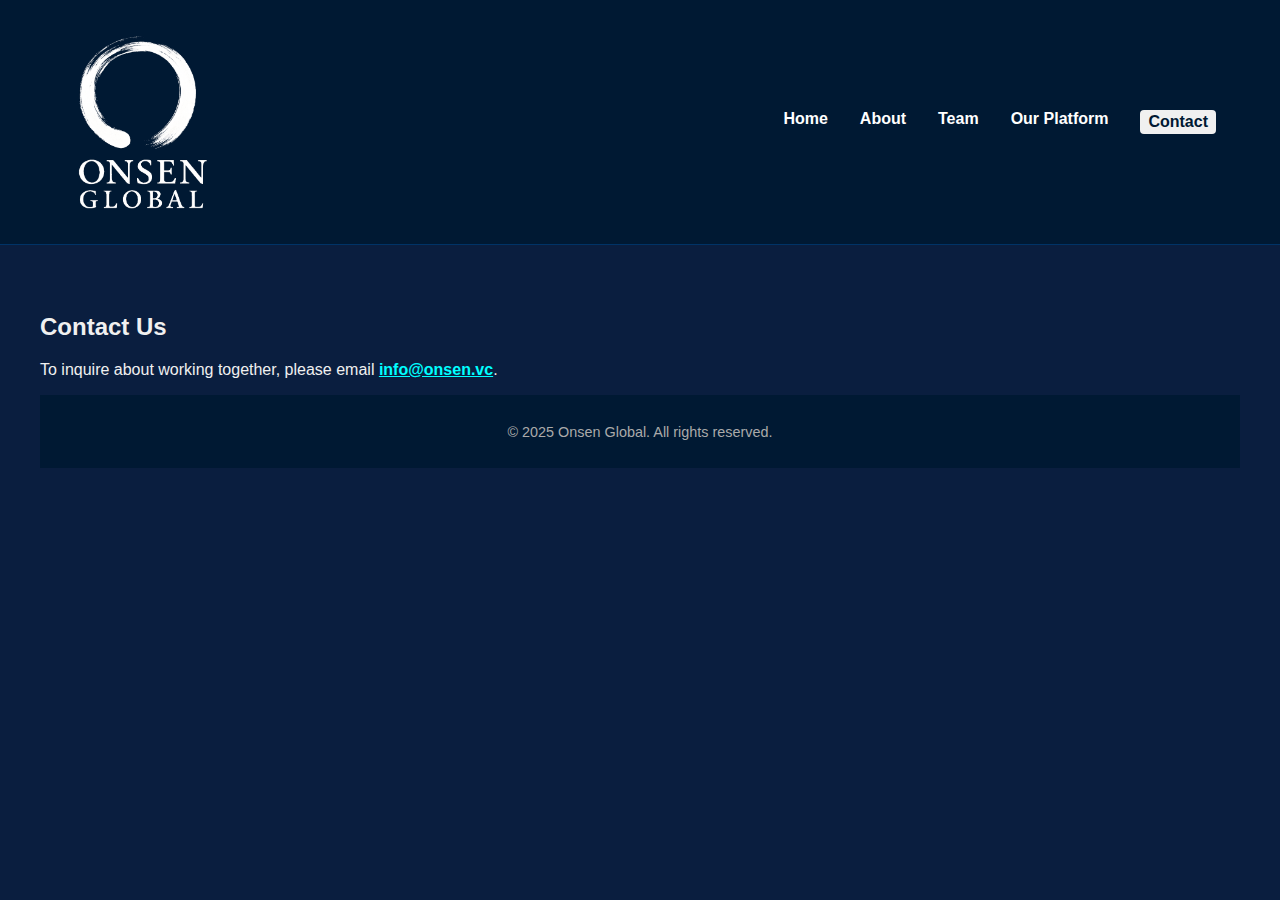
<file: contact.html>
<!DOCTYPE html>

<html lang="en">
<head>
<meta charset="utf-8"/>
<meta content="width=device-width, initial-scale=1.0" name="viewport"/>
<title>Contact - Onsen Global</title>
<link href="css/styles.css" rel="stylesheet"/>
</head>
<body>

<header>
  <div style="display: flex; align-items: center; justify-content: space-between; width: 100%; padding: 1em 2em;">
    <img src="img/OnsenTrans.png" alt="Onsen Global Logo" />
    <nav style="display: flex; gap: 2em;">
      <a href="index.html">Home</a>
      <a href="leadership.html">About</a>
      <a href="team.html">Team</a>
      <a href="our-platform.html">Our Platform</a>
      <a href="contact.html" class="active">Contact</a>
    </nav>
  </div>
</header>
<main>
<h2>Contact Us</h2>
<p>To inquire about working together, please email <a href="mailto:info@onsen.vc" style="color: #00ffff; font-weight: bold;">info@onsen.vc</a>.</p>
<footer>
    © 2025 Onsen Global. All rights reserved.
  </footer>
</body>
</html>
</file>
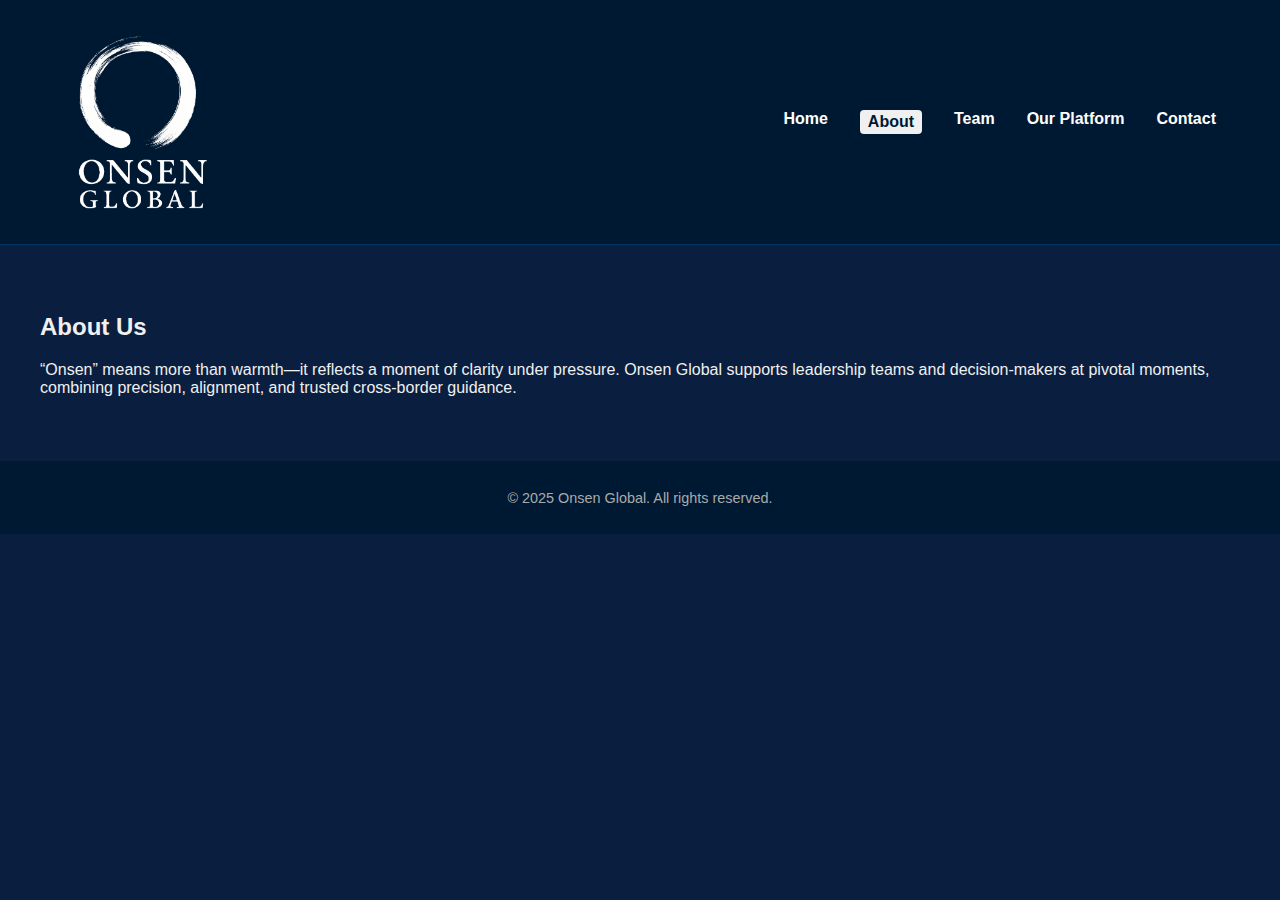
<file: leadership.html>
<!DOCTYPE html>
<html lang="en">
<head>
  <meta charset="UTF-8" />
  <meta name="viewport" content="width=device-width, initial-scale=1.0">
  <title>About - Onsen Global</title>
  <link rel="stylesheet" href="css/styles.css">
</head>
<body>
  
  
<header>
  <div style="display: flex; align-items: center; justify-content: space-between; width: 100%; padding: 1em 2em;">
    <img src="img/OnsenTrans.png" alt="Onsen Global Logo" />
    <nav style="display: flex; gap: 2em;">
      <a href="index.html">Home</a>
      <a href="leadership.html" class="active">About</a>
      <a href="team.html">Team</a>
      <a href="our-platform.html">Our Platform</a>
      <a href="contact.html">Contact</a>
    </nav>
  </div>
</header>
<main>
    <h2>About Us</h2>
    <p>“Onsen” means more than warmth—it reflects a moment of clarity under pressure. Onsen Global supports leadership teams and decision-makers at pivotal moments, combining precision, alignment, and trusted cross-border guidance.</p>
  </main>
  <footer>
    &copy; 2025 Onsen Global. All rights reserved.
  </footer>
</body>
</html>
</file>
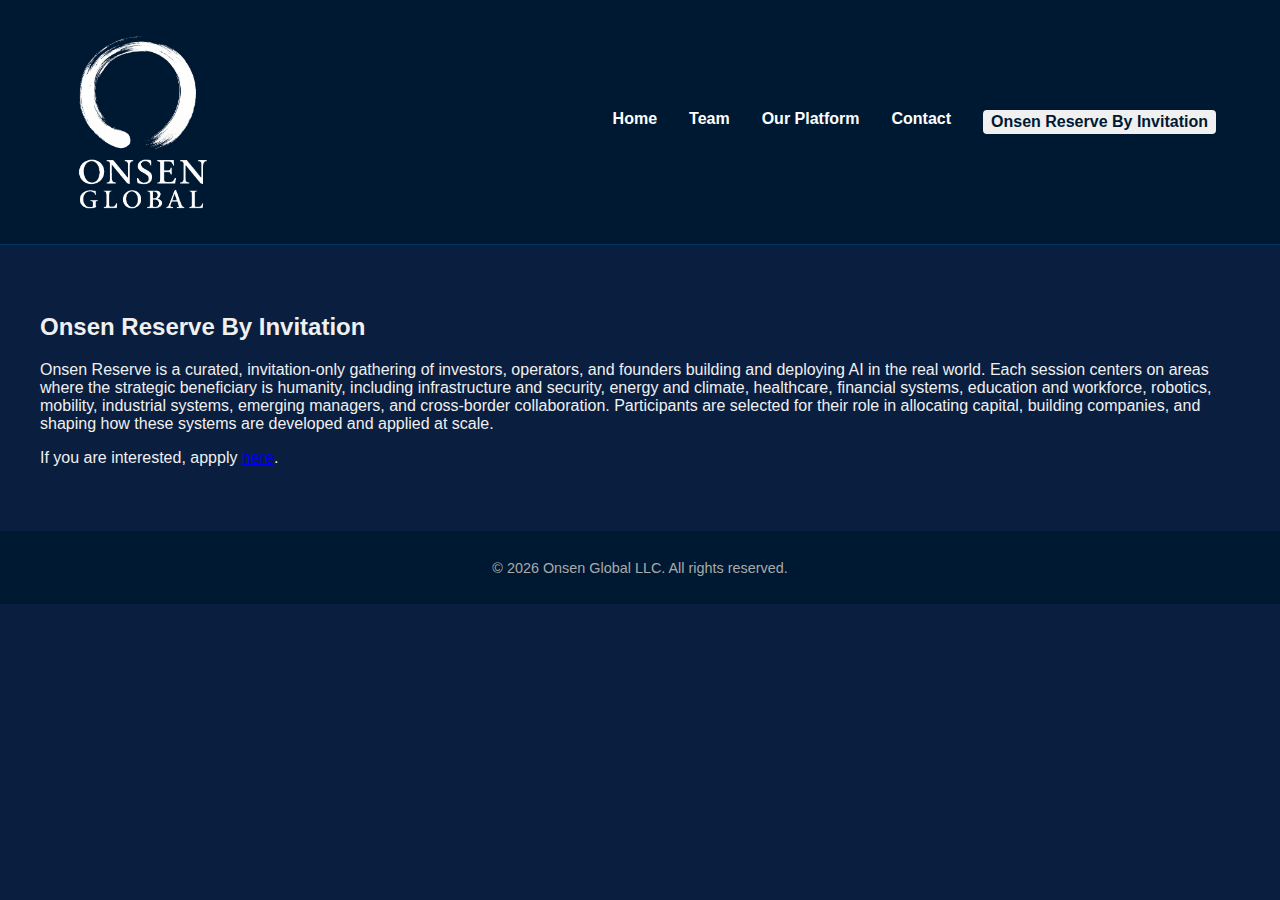
<file: OnsenReserve.html>
<!DOCTYPE html>
<html lang="en">
<head>
  <meta charset="UTF-8" />
  <meta name="viewport" content="width=device-width, initial-scale=1.0">
  <title>About - Onsen Global</title>
  <link rel="stylesheet" href="css/styles.css">
</head>
<body>
  
  
<header>
  <div style="display: flex; align-items: center; justify-content: space-between; width: 100%; padding: 1em 2em;">
    <img src="img/OnsenTrans.png" alt="Onsen Global Logo" />
    <nav style="display: flex; gap: 2em;">
      <a href="index.html">Home</a>
      
      <a href="team.html">Team</a>
      <a href="our-platform.html">Our Platform</a>
      <a href="contact.html">Contact</a>
	  <a href="OnsenReserve.html" class="active">Onsen Reserve By Invitation</a>
    </nav>
  </div>
</header>
<main>
    <h2>Onsen Reserve By Invitation</h2>
    <p>Onsen Reserve is a curated, invitation-only gathering of investors, operators, and founders building and deploying AI in the real world. Each session centers on areas where the strategic beneficiary is humanity, including infrastructure and security, energy and climate, healthcare, financial systems, education and workforce, robotics, mobility, industrial systems, emerging managers, and cross-border collaboration. Participants are selected for their role in allocating capital, building companies, and shaping how these systems are developed and applied at scale.</p>
	
	<p>If you are interested, appply <a target="_blank" href="https://docs.google.com/forms/d/e/1FAIpQLSdAcOdBPA4cehv7vAvz3O3yK8i8mVH0_oy5gCTwhsRcmoOD8g/viewform">here</a>.</p>
	
  </main>
  <footer>
  &copy; 2026 Onsen Global LLC. All rights reserved. </footer>
</body>
</html>
</file>
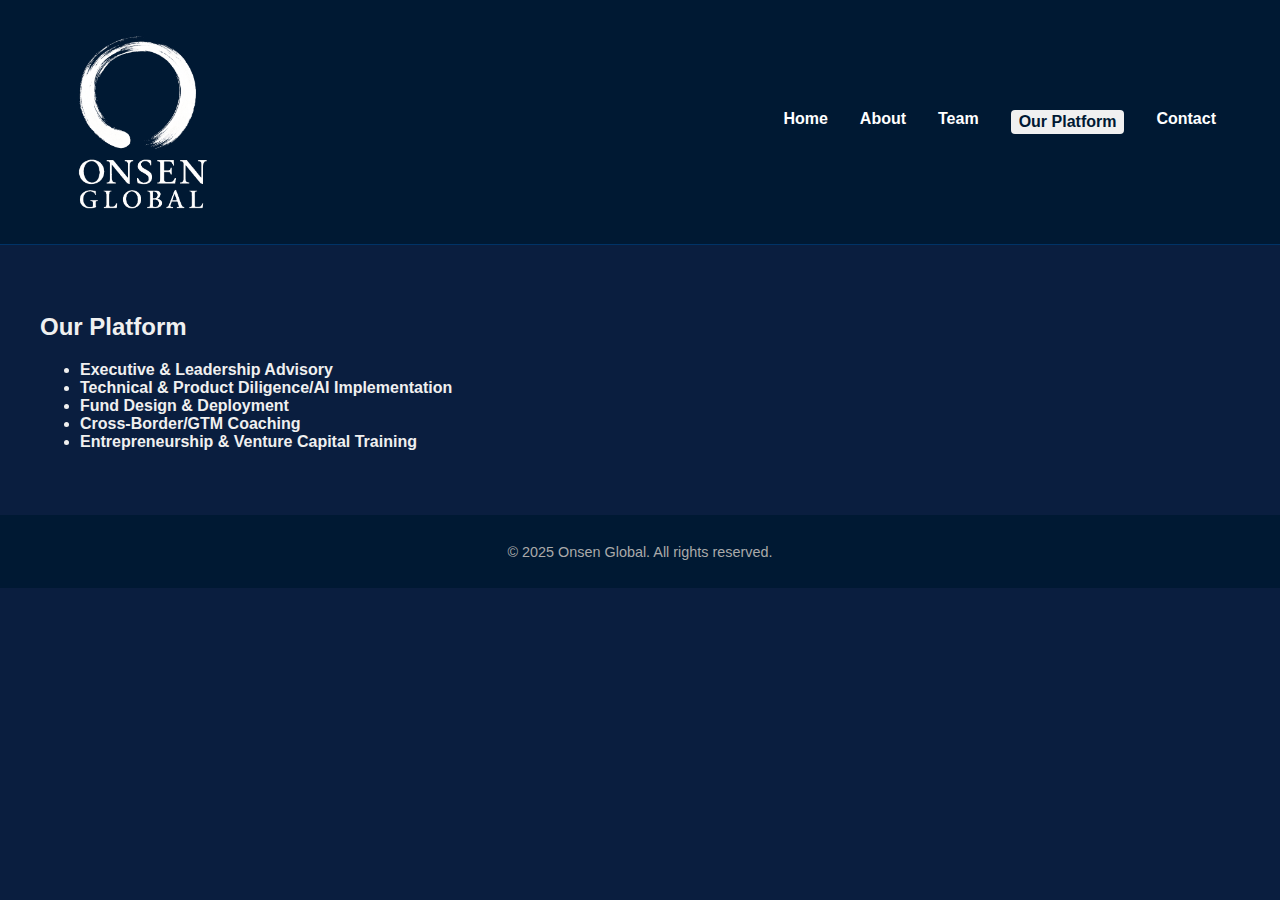
<file: our-platform.html>
<!DOCTYPE html>
<html lang="en">
<head>
  <meta charset="UTF-8" />
  <meta name="viewport" content="width=device-width, initial-scale=1.0">
  <title>What We Do- Onsen Global</title>
  <link rel="stylesheet" href="css/styles.css">
</head>
<body>
  
  
<header>
  <div style="display: flex; align-items: center; justify-content: space-between; width: 100%; padding: 1em 2em;">
    <img src="img/OnsenTrans.png" alt="Onsen Global Logo" />
    <nav style="display: flex; gap: 2em;">
      <a href="index.html">Home</a>
      <a href="leadership.html">About</a>
      <a href="team.html">Team</a>
      <a href="our-platform.html" class="active">Our Platform</a>
      <a href="contact.html">Contact</a>
    </nav>
  </div>
</header>
<main>
    <h2>Our Platform</h2>
    <ul>
      <li><strong>Executive & Leadership Advisory</strong></li>
          <li><strong>Technical & Product Diligence/AI Implementation</strong></li>
      <li><strong>Fund Design & Deployment </strong></li>
      <li><strong>Cross-Border/GTM Coaching </strong></li>
       <li><strong>Entrepreneurship & Venture Capital Training</strong></li>
  
    </ul>
  </main>
  <footer>
    &copy; 2025 Onsen Global. All rights reserved.
  </footer>
</body>
</html>
</file>
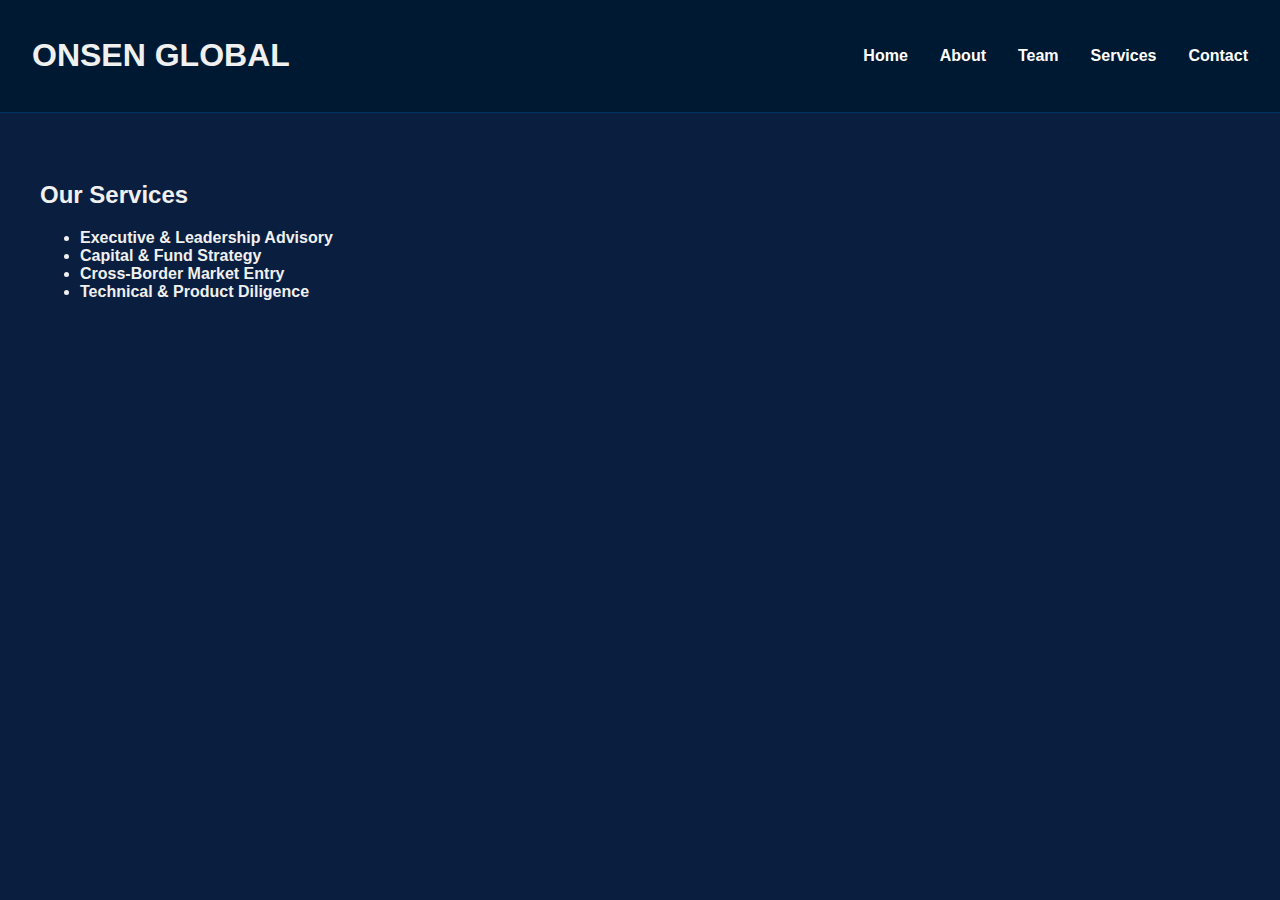
<file: services.html>
<!DOCTYPE html>
<html lang="en">
<head><meta charset="UTF-8" /><meta name="viewport" content="width=device-width, initial-scale=1.0">
<title>Services - Onsen Global</title><link rel="stylesheet" href="css/styles.css"></head>
<body>
<header><h1>ONSEN GLOBAL</h1>
<nav><a href="index.html">Home</a><a href="leadership.html">About</a><a href="team.html">Team</a><a href="services.html">Services</a><a href="contact.html">Contact</a></nav>
</header>
<main>
<h2>Our Services</h2>
<ul>
<li><strong>Executive & Leadership Advisory</strong></li>
<li><strong>Capital & Fund Strategy</strong></li>
<li><strong>Cross-Border Market Entry</strong></li>
<li><strong>Technical & Product Diligence</strong></li>
</ul>
</main>
</body></html>
</file>
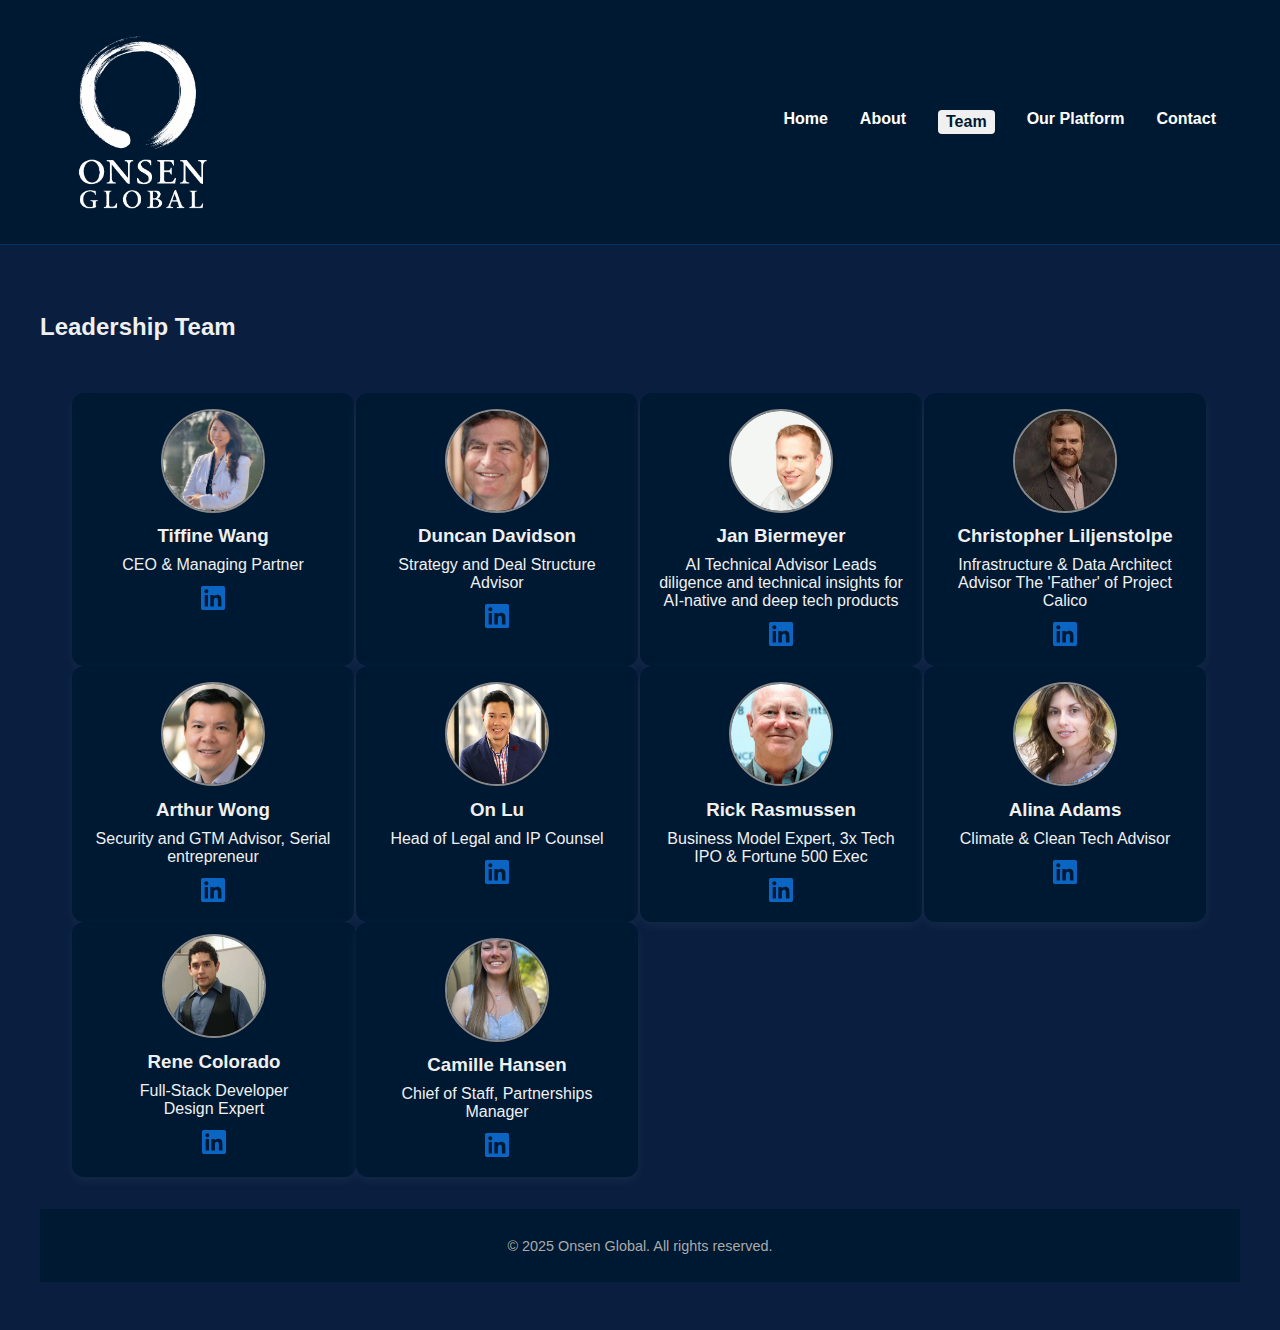
<file: team.html>
<!DOCTYPE html>

<html lang="en">
<head>
<meta charset="utf-8"/>
<meta content="width=device-width, initial-scale=1.0" name="viewport"/>
<title>Onsen Global</title>
<link href="css/styles.css" rel="stylesheet"/>
</head>
<body>
<header>
<div style="display: flex; align-items: center; justify-content: space-between; width: 100%; padding: 1em 2em;">
<img alt="Onsen Global Logo" src="img/OnsenTrans.png"/>
<nav>
<a href="index.html">Home</a>
<a href="leadership.html">About</a>
<a class="active" href="team.html">Team</a>
<a href="our-platform.html">Our Platform</a>
<a href="contact.html">Contact</a>
</nav>
</div>
</header>
<main>
<h2>Leadership Team</h2><div class="team-row">
<div class="team-member" style="height: 320px; width: 250px; padding: 1em; display: flex; flex-direction: column; justify-content: space-between; align-items: center; text-align: center;">
<img alt="Tiffine Wang" src="img/Tiffine2025.jpg"/>
<h3>Tiffine Wang</h3>
<p style="flex-grow: 1; display: flex; align-items: center; justify-content: center; text-align: center; margin: 0.5em 0;">CEO &amp; Managing Partner</p>
<a href="https://www.linkedin.com/in/tiffinewang" target="_blank"><svg fill="#0A66C2" height="24" style="margin-top: 0.5em;" viewbox="0 0 24 24" width="24" xmlns="http://www.w3.org/2000/svg">
<path d="M20.447 20.452h-3.554v-5.569c0-1.328-.024-3.039-1.853-3.039-1.853 0-2.137 1.447-2.137 2.941v5.667H9.349V9h3.414v1.561h.049c.476-.899 1.637-1.85 3.367-1.85 3.598 0 4.262 2.366 4.262 5.444v6.297zM5.337 7.433a2.065 2.065 0 1 1 0-4.131 2.065 2.065 0 0 1 0 4.131zM6.986 20.452H3.686V9h3.3v11.452zM22.225 0H1.771C.792 0 0 .771 0 1.723v20.555C0 23.228.792 24 1.771 24h20.451C23.2 24 24 23.228 24 22.278V1.723C24 .771 23.2 0 22.225 0z"></path>
</svg></a>
</div>
<div class="team-member" style="height: 320px; width: 250px; padding: 1em; display: flex; flex-direction: column; justify-content: space-between; align-items: center; text-align: center;">
<img alt="Duncan Davidson" src="img/duncan.jpg"/>
<h3>Duncan Davidson</h3>
<p style="flex-grow: 1; display: flex; align-items: center; justify-content: center; text-align: center; margin: 0.5em 0;">Strategy and Deal Structure Advisor </p>
<a href="https://www.linkedin.com/in/duncandavi/" target="_blank"><svg fill="#0A66C2" height="24" style="margin-top: 0.5em;" viewbox="0 0 24 24" width="24" xmlns="http://www.w3.org/2000/svg">
<path d="M20.447 20.452h-3.554v-5.569c0-1.328-.024-3.039-1.853-3.039-1.853 0-2.137 1.447-2.137 2.941v5.667H9.349V9h3.414v1.561h.049c.476-.899 1.637-1.85 3.367-1.85 3.598 0 4.262 2.366 4.262 5.444v6.297zM5.337 7.433a2.065 2.065 0 1 1 0-4.131 2.065 2.065 0 0 1 0 4.131zM6.986 20.452H3.686V9h3.3v11.452zM22.225 0H1.771C.792 0 0 .771 0 1.723v20.555C0 23.228.792 24 1.771 24h20.451C23.2 24 24 23.228 24 22.278V1.723C24 .771 23.2 0 22.225 0z"></path>
</svg></a>
</div>
<div class="team-member" style="height: 320px; width: 250px; padding: 1em; display: flex; flex-direction: column; justify-content: space-between; align-items: center; text-align: center;">
<img alt="Jan Biermeyer" src="img/janB.jpg"/>
<h3>Jan Biermeyer</h3>
<p style="flex-grow: 1; display: flex; align-items: center; justify-content: center; text-align: center; margin: 0.5em 0;">AI Technical Advisor Leads diligence and technical insights for AI-native and deep tech products</p>
<a href="https://www.linkedin.com/in/biermeyer/" target="_blank"><svg fill="#0A66C2" height="24" style="margin-top: 0.5em;" viewbox="0 0 24 24" width="24" xmlns="http://www.w3.org/2000/svg">
<path d="M20.447 20.452h-3.554v-5.569c0-1.328-.024-3.039-1.853-3.039-1.853 0-2.137 1.447-2.137 2.941v5.667H9.349V9h3.414v1.561h.049c.476-.899 1.637-1.85 3.367-1.85 3.598 0 4.262 2.366 4.262 5.444v6.297zM5.337 7.433a2.065 2.065 0 1 1 0-4.131 2.065 2.065 0 0 1 0 4.131zM6.986 20.452H3.686V9h3.3v11.452zM22.225 0H1.771C.792 0 0 .771 0 1.723v20.555C0 23.228.792 24 1.771 24h20.451C23.2 24 24 23.228 24 22.278V1.723C24 .771 23.2 0 22.225 0z"></path>
</svg></a>
</div>
<div class="team-member" style="height: 320px; width: 250px; padding: 1em; display: flex; flex-direction: column; justify-content: space-between; align-items: center; text-align: center;">
<img alt="Christopher Liljenstolpe" src="img/ChrisL.jpeg"/>
<h3>Christopher Liljenstolpe</h3>
<p style="flex-grow: 1; display: flex; align-items: center; justify-content: center; text-align: center; margin: 0.5em 0;">Infrastructure &amp; Data Architect Advisor The 'Father' of Project Calico</p>
<a href="https://www.linkedin.com/in/liljenstolpe/" target="_blank"><svg fill="#0A66C2" height="24" style="margin-top: 0.5em;" viewbox="0 0 24 24" width="24" xmlns="http://www.w3.org/2000/svg">
<path d="M20.447 20.452h-3.554v-5.569c0-1.328-.024-3.039-1.853-3.039-1.853 0-2.137 1.447-2.137 2.941v5.667H9.349V9h3.414v1.561h.049c.476-.899 1.637-1.85 3.367-1.85 3.598 0 4.262 2.366 4.262 5.444v6.297zM5.337 7.433a2.065 2.065 0 1 1 0-4.131 2.065 2.065 0 0 1 0 4.131zM6.986 20.452H3.686V9h3.3v11.452zM22.225 0H1.771C.792 0 0 .771 0 1.723v20.555C0 23.228.792 24 1.771 24h20.451C23.2 24 24 23.228 24 22.278V1.723C24 .771 23.2 0 22.225 0z"></path>
</svg></a>
</div>
<div class="team-member" style="height: 320px; width: 250px; padding: 1em; display: flex; flex-direction: column; justify-content: space-between; align-items: center; text-align: center;">
<img alt="Arthur Wong" src="img/ArthurWong.jpg"/>
<h3>Arthur Wong</h3>
<p style="flex-grow: 1; display: flex; align-items: center; justify-content: center; text-align: center; margin: 0.5em 0;">Security and GTM Advisor, Serial entrepreneur</p>
<a href="https://www.linkedin.com/in/arthur-wong-atherton/" target="_blank"><svg fill="#0A66C2" height="24" style="margin-top: 0.5em;" viewbox="0 0 24 24" width="24" xmlns="http://www.w3.org/2000/svg">
<path d="M20.447 20.452h-3.554v-5.569c0-1.328-.024-3.039-1.853-3.039-1.853 0-2.137 1.447-2.137 2.941v5.667H9.349V9h3.414v1.561h.049c.476-.899 1.637-1.85 3.367-1.85 3.598 0 4.262 2.366 4.262 5.444v6.297zM5.337 7.433a2.065 2.065 0 1 1 0-4.131 2.065 2.065 0 0 1 0 4.131zM6.986 20.452H3.686V9h3.3v11.452zM22.225 0H1.771C.792 0 0 .771 0 1.723v20.555C0 23.228.792 24 1.771 24h20.451C23.2 24 24 23.228 24 22.278V1.723C24 .771 23.2 0 22.225 0z"></path>
</svg></a>
</div>
<div class="team-member" style="height: 320px; width: 250px; padding: 1em; display: flex; flex-direction: column; justify-content: space-between; align-items: center; text-align: center;">
<img alt="On Lu" src="img/OnLu.jpg"/>
<h3>On Lu</h3>
<p style="flex-grow: 1; display: flex; align-items: center; justify-content: center; text-align: center; margin: 0.5em 0;">Head of Legal and IP Counsel</p>
<a href="https://www.linkedin.com/in/onthelu/" target="_blank">
<svg fill="#0A66C2" height="24" style="margin-top: 0.5em;" viewbox="0 0 24 24" width="24" xmlns="http://www.w3.org/2000/svg">
<path d="M20.447 20.452h-3.554v-5.569c0-1.328-.024-3.039-1.853-3.039-1.853 0-2.137 1.447-2.137 2.941v5.667H9.349V9h3.414v1.561h.049c.476-.899 1.637-1.85 3.367-1.85
                     3.598 0 4.262 2.366 4.262 5.444v6.297zM5.337 7.433a2.065 2.065 0 1 1 0-4.131
                     2.065 2.065 0 0 1 0 4.131zM6.986 20.452H3.686V9h3.3v11.452zM22.225 0H1.771C.792 0
                     0 .771 0 1.723v20.555C0 23.228.792 24 1.771 24h20.451C23.2 24 24 23.228
                     24 22.278V1.723C24 .771 23.2 0 22.225 0z"></path>
</svg>
</a>
</div>
<div class="team-member" style="height: 320px; width: 250px; padding: 1em; display: flex; flex-direction: column; justify-content: space-between; align-items: center; text-align: center;">
<img alt="Rick Rasmussen" src="img/rick.jpg"/>
<h3>Rick Rasmussen</h3>
<p style="flex-grow: 1; display: flex; align-items: center; justify-content: center; text-align: center; margin: 0.5em 0;">Business Model Expert, 3x Tech IPO &amp; Fortune 500 Exec</p>
<a href="https://www.linkedin.com/in/rasmussen/" target="_blank"><svg fill="#0A66C2" height="24" style="margin-top: 0.5em;" viewbox="0 0 24 24" width="24" xmlns="http://www.w3.org/2000/svg">
<path d="M20.447 20.452h-3.554v-5.569c0-1.328-.024-3.039-1.853-3.039-1.853 0-2.137 1.447-2.137 2.941v5.667H9.349V9h3.414v1.561h.049c.476-.899 1.637-1.85 3.367-1.85 3.598 0 4.262 2.366 4.262 5.444v6.297zM5.337 7.433a2.065 2.065 0 1 1 0-4.131 2.065 2.065 0 0 1 0 4.131zM6.986 20.452H3.686V9h3.3v11.452zM22.225 0H1.771C.792 0 0 .771 0 1.723v20.555C0 23.228.792 24 1.771 24h20.451C23.2 24 24 23.228 24 22.278V1.723C24 .771 23.2 0 22.225 0z"></path>
</svg></a>
</div>
<div class="team-member" style="height: 320px; width: 250px; padding: 1em; display: flex; flex-direction: column; justify-content: space-between; align-items: center; text-align: center;">
<img alt="Alina Adams" src="img/AlinaAdams.jpg"/>
<h3>Alina Adams</h3>
<p style="flex-grow: 1; display: flex; align-items: center; justify-content: center; text-align: center; margin: 0.5em 0;">Climate &amp; Clean Tech Advisor</p>
<a href="https://www.linkedin.com/in/alinaadams/" target="_blank"><svg fill="#0A66C2" height="24" style="margin-top: 0.5em;" viewbox="0 0 24 24" width="24" xmlns="http://www.w3.org/2000/svg">
<path d="M20.447 20.452h-3.554v-5.569c0-1.328-.024-3.039-1.853-3.039-1.853 0-2.137 1.447-2.137 2.941v5.667H9.349V9h3.414v1.561h.049c.476-.899 1.637-1.85 3.367-1.85 3.598 0 4.262 2.366 4.262 5.444v6.297zM5.337 7.433a2.065 2.065 0 1 1 0-4.131 2.065 2.065 0 0 1 0 4.131zM6.986 20.452H3.686V9h3.3v11.452zM22.225 0H1.771C.792 0 0 .771 0 1.723v20.555C0 23.228.792 24 1.771 24h20.451C23.2 24 24 23.228 24 22.278V1.723C24 .771 23.2 0 22.225 0z"></path>
</svg></a>
</div>
<div class="team-member">
<img alt="Rene Colorado" src="img/ReneColorado.jpg"/>
<h3>Rene Colorado</h3>
<p style="flex-grow: 1; display: flex; align-items: center; justify-content: center; text-align: center; margin: 0.5em 0;">
    Full-Stack Developer<br/>Design Expert
  </p>
<a href="https://www.linkedin.com/in/reneacolorado/" target="_blank">
<svg fill="#0A66C2" height="24" style="margin-top: 0.5em;" viewbox="0 0 24 24" width="24" xmlns="http://www.w3.org/2000/svg">
<path d="M20.447 20.452h-3.554v-5.569c0-1.328-.024-3.039-1.853-3.039-1.853 0-2.137 
    1.447-2.137 2.941v5.667H9.349V9h3.414v1.561h.049c.476-.899 1.637-1.85 
    3.367-1.85 3.598 0 4.262 2.366 4.262 5.444v6.297zM5.337 
    7.433a2.065 2.065 0 1 1 0-4.131 2.065 2.065 0 0 1 0 4.131zM6.986 
    20.452H3.686V9h3.3v11.452zM22.225 0H1.771C.792 0 0 
    .771 0 1.723v20.555C0 23.228.792 24 1.771 
    24h20.451C23.2 24 24 23.228 24 22.278V1.723C24 
    .771 23.2 0 22.225 0z"></path>
</svg>
</a>
</div>
<div class="team-member" style="height: 320px; width: 250px; padding: 1em; display: flex; flex-direction: column; justify-content: space-between; align-items: center; text-align: center;">
<img alt="Camille Hansen" src="img/CamillieH.jpg"/>
<h3>Camille Hansen</h3>
<p style="flex-grow: 1; display: flex; align-items: center; justify-content: center; text-align: center; margin: 0.5em 0;">Chief of Staff, Partnerships Manager</p>
<a href="https://www.linkedin.com/in/camille-hansen-4ba6a91b7/" target="_blank"><svg fill="#0A66C2" height="24" style="margin-top: 0.5em;" viewbox="0 0 24 24" width="24" xmlns="http://www.w3.org/2000/svg">
<path d="M20.447 20.452h-3.554v-5.569c0-1.328-.024-3.039-1.853-3.039-1.853 0-2.137 1.447-2.137 2.941v5.667H9.349V9h3.414v1.561h.049c.476-.899 1.637-1.85 3.367-1.85 3.598 0 4.262 2.366 4.262 5.444v6.297zM5.337 7.433a2.065 2.065 0 1 1 0-4.131 2.065 2.065 0 0 1 0 4.131zM6.986 20.452H3.686V9h3.3v11.452zM22.225 0H1.771C.792 0 0 .771 0 1.723v20.555C0 23.228.792 24 1.771 24h20.451C23.2 24 24 23.228 24 22.278V1.723C24 .771 23.2 0 22.225 0z"></path>
</svg></a>
</div>
</div><footer>
    © 2025 Onsen Global. All rights reserved.
  </footer>
</main></body>
</html>
</file>
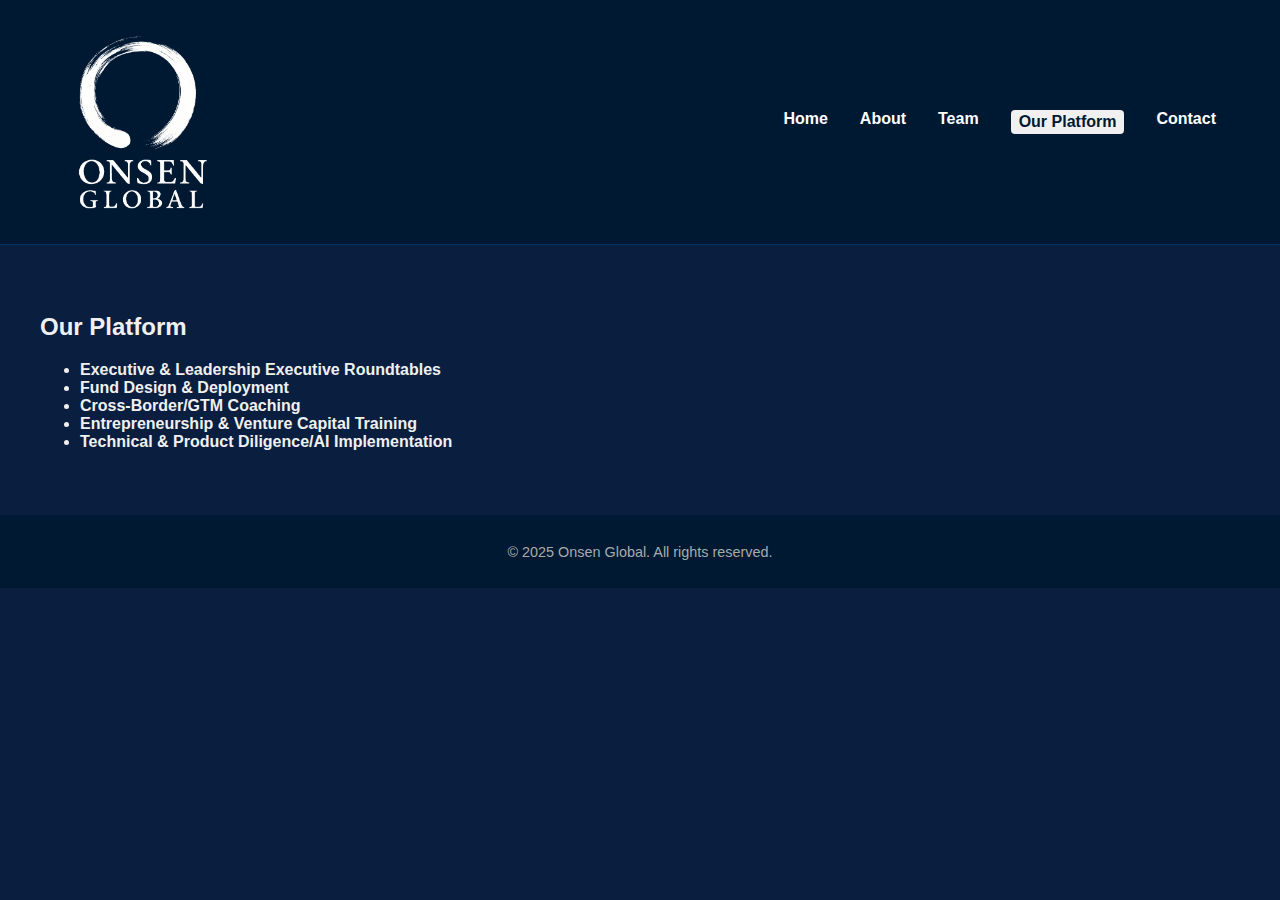
<file: ReneTest/our-platform.html>
<!DOCTYPE html>
<html lang="en">
<head>
  <meta charset="UTF-8" />
  <meta name="viewport" content="width=device-width, initial-scale=1.0">
  <title>What We Do- Onsen Global</title>
  <link rel="stylesheet" href="css/styles.css">
</head>
<body>
  
  
<header>
  <div style="display: flex; align-items: center; justify-content: space-between; width: 100%; padding: 1em 2em;">
    <img src="img/OnsenTrans.png" alt="Onsen Global Logo" />
    <nav style="display: flex; gap: 2em;">
      <a href="index.html">Home</a>
      <a href="leadership.html">About</a>
      <a href="team.html">Team</a>
      <a href="our-platform.html" class="active">Our Platform</a>
      <a href="contact.html">Contact</a>
    </nav>
  </div>
</header>
<main>
    <h2>Our Platform</h2>
    <ul>
      <li><strong>Executive & Leadership Executive Roundtables</strong></li>
      <li><strong>Fund Design & Deployment </strong></li>
      <li><strong>Cross-Border/GTM Coaching </strong></li>
       <li><strong>Entrepreneurship & Venture Capital Training</strong></li>
      <li><strong>Technical & Product Diligence/AI Implementation</strong></li>
    </ul>
  </main>
  <footer>
    &copy; 2025 Onsen Global. All rights reserved.
  </footer>
</body>
</html>
</file>
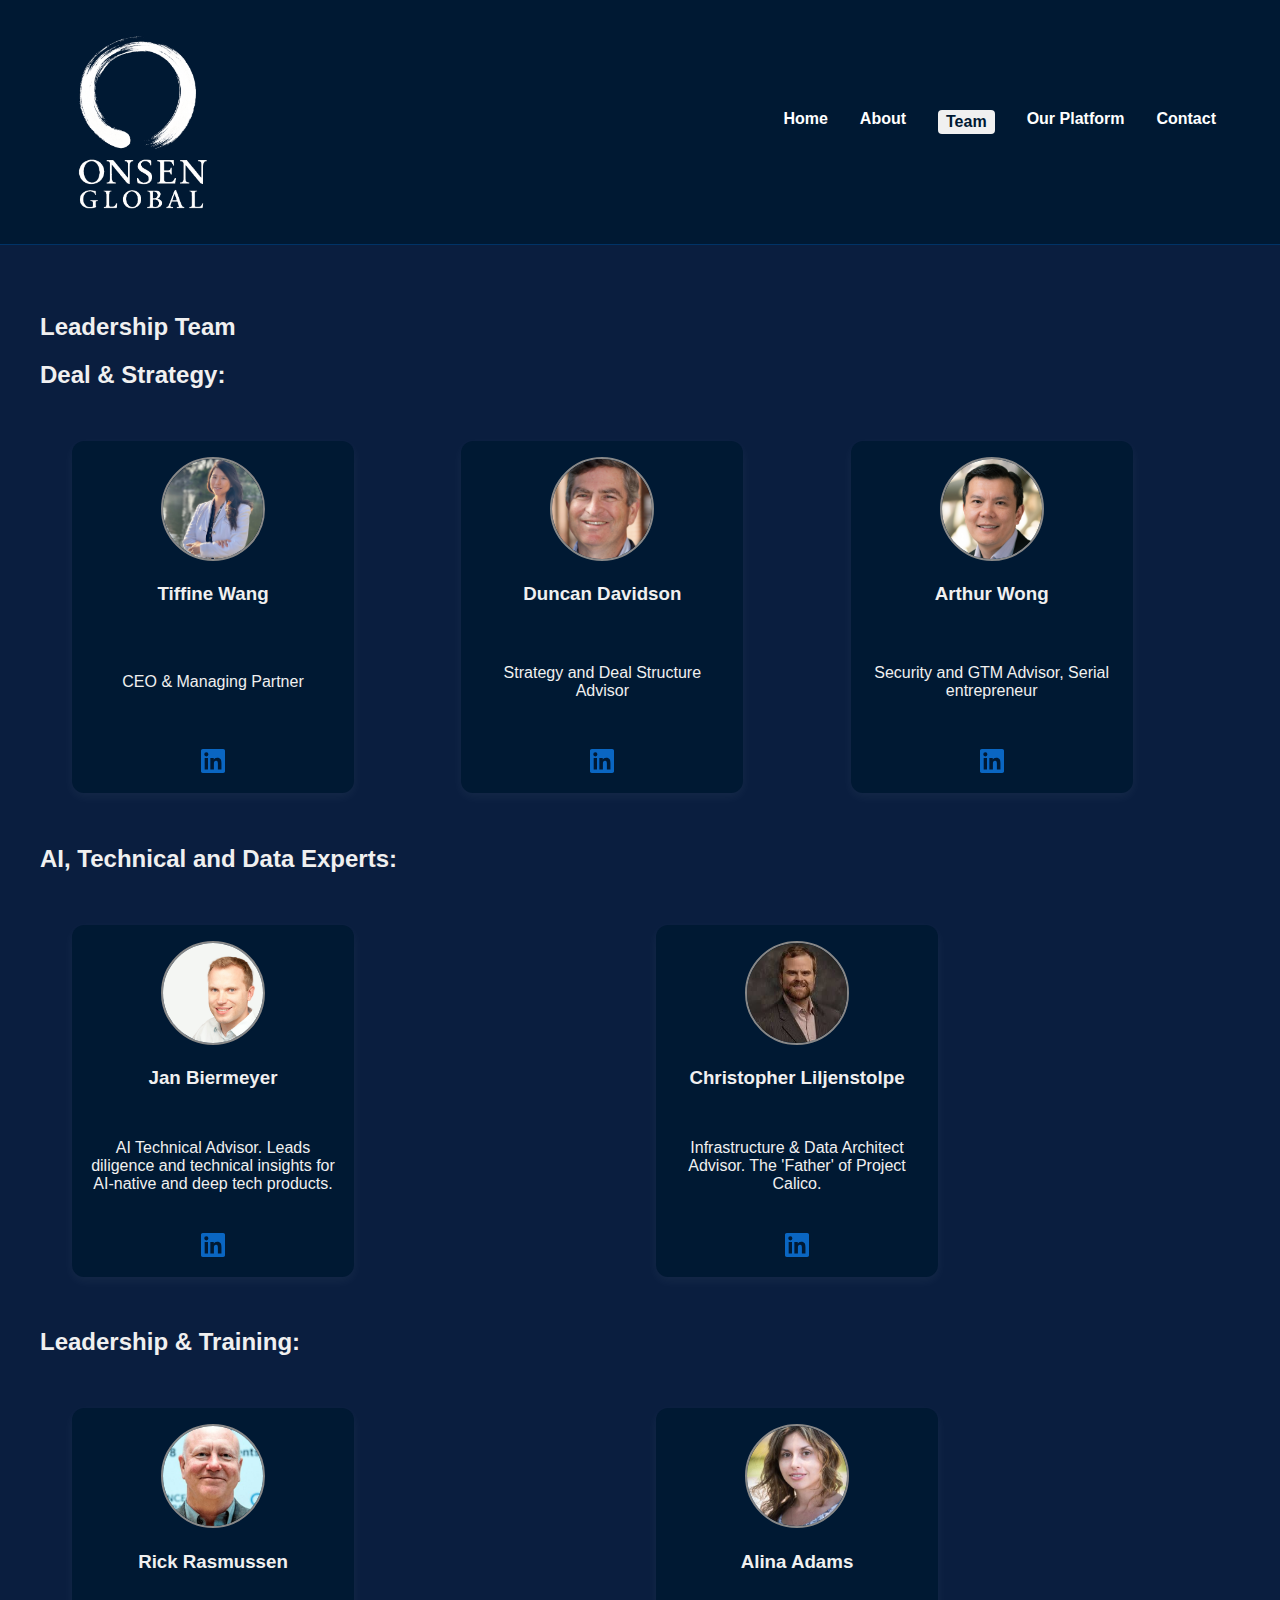
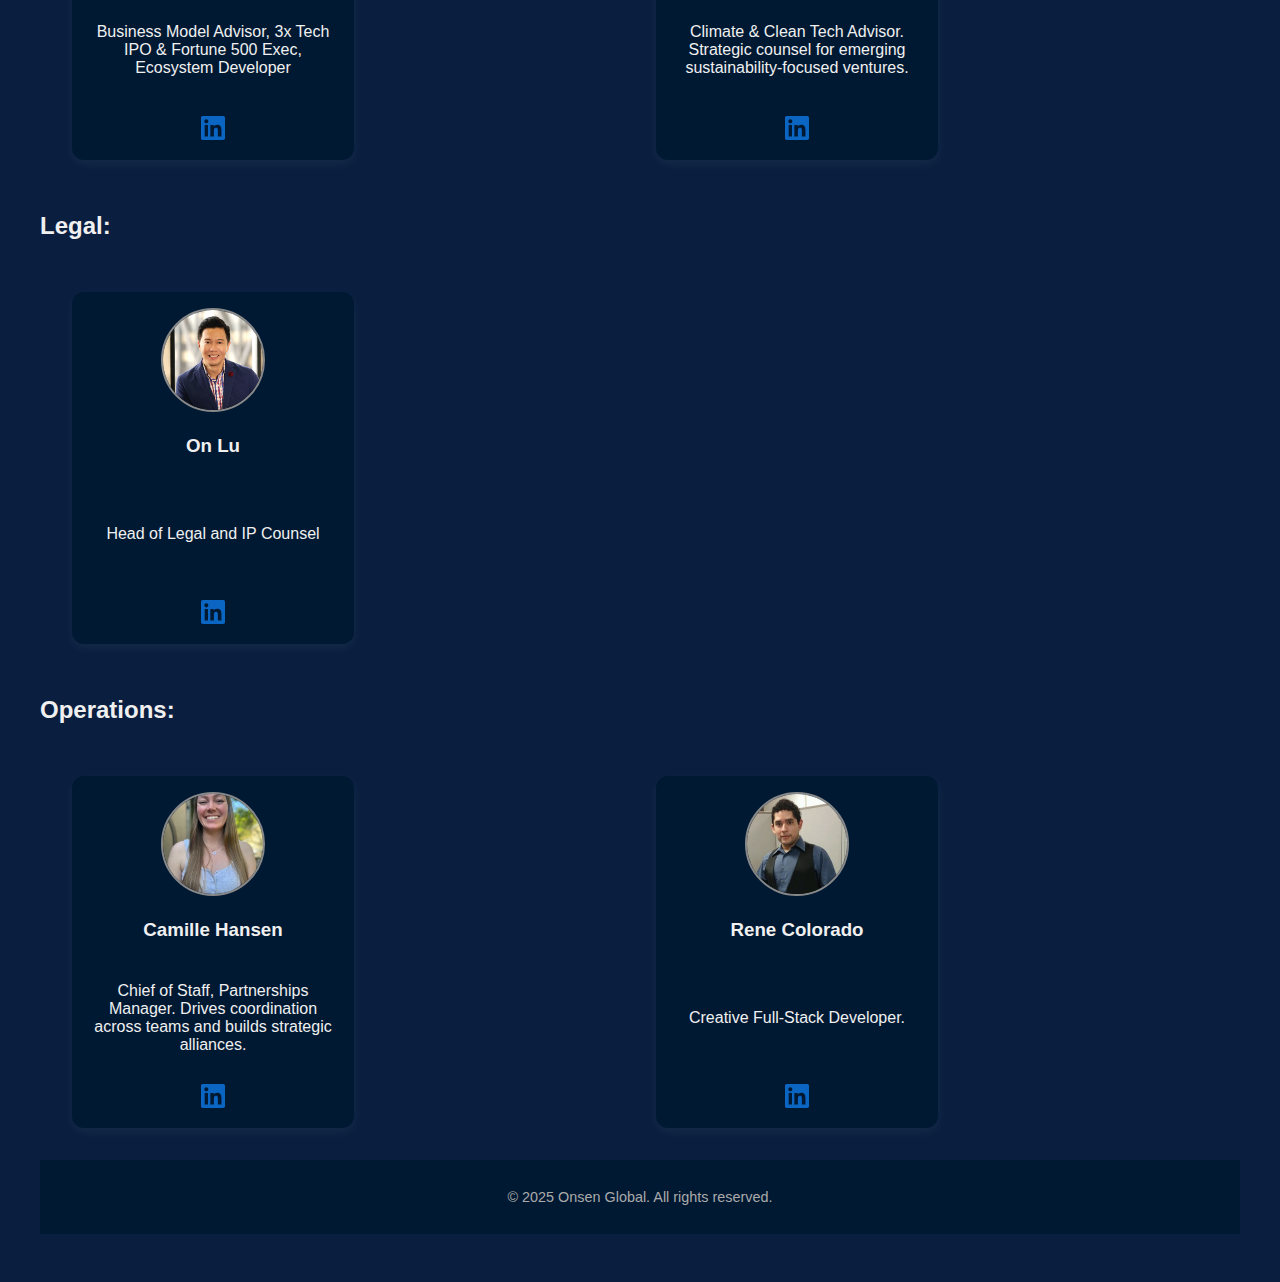
<file: ReneTest/team.html>
<!DOCTYPE html>

<html lang="en">
<head>
<meta charset="utf-8"/>
<meta content="width=device-width, initial-scale=1.0" name="viewport"/>
<title>Onsen Global</title>
<link href="css/styles.css" rel="stylesheet"/>

</head>
<body>
<header>
  <div style="display: flex; align-items: center; justify-content: space-between; width: 100%; padding: 1em 2em;">
    <img src="img/OnsenTrans.png" alt="Onsen Global Logo" />
    <nav>
      <a href="index.html">Home</a>
      <a href="leadership.html">About</a>
      <a class="active" href="team.html">Team</a>
      <a href="our-platform.html">Our Platform</a>
      <a href="contact.html">Contact</a>
    </nav>
  </div>
</header>
<main>
<h2>Leadership Team</h2>
<h2>Deal &amp; Strategy:</h2>
<div class="team-row">
<div class="team-member" style="height: 320px; width: 250px; padding: 1em; display: flex; flex-direction: column; justify-content: space-between; align-items: center; text-align: center;">
<img alt="Tiffine Wang" src="img/Tiffine2025.jpg"/>
<h3>Tiffine Wang</h3>
<p style="flex-grow: 1; display: flex; align-items: center; justify-content: center; text-align: center; margin: 0.5em 0;">CEO &amp; Managing Partner</p>
<a href="https://www.linkedin.com/in/tiffinewang" target="_blank"><svg fill="#0A66C2" height="24" style="margin-top: 0.5em;" viewbox="0 0 24 24" width="24" xmlns="http://www.w3.org/2000/svg">
<path d="M20.447 20.452h-3.554v-5.569c0-1.328-.024-3.039-1.853-3.039-1.853 0-2.137 1.447-2.137 2.941v5.667H9.349V9h3.414v1.561h.049c.476-.899 1.637-1.85 3.367-1.85 3.598 0 4.262 2.366 4.262 5.444v6.297zM5.337 7.433a2.065 2.065 0 1 1 0-4.131 2.065 2.065 0 0 1 0 4.131zM6.986 20.452H3.686V9h3.3v11.452zM22.225 0H1.771C.792 0 0 .771 0 1.723v20.555C0 23.228.792 24 1.771 24h20.451C23.2 24 24 23.228 24 22.278V1.723C24 .771 23.2 0 22.225 0z"></path>
</svg></a>
</div>
<div class="team-member" style="height: 320px; width: 250px; padding: 1em; display: flex; flex-direction: column; justify-content: space-between; align-items: center; text-align: center;">
<img alt="Duncan Davidson" src="img/duncan.jpg"/>
<h3>Duncan Davidson</h3>
<p style="flex-grow: 1; display: flex; align-items: center; justify-content: center; text-align: center; margin: 0.5em 0;">Strategy and Deal Structure Advisor </p>
<a href="https://www.linkedin.com/in/duncandavi/" target="_blank"><svg fill="#0A66C2" height="24" style="margin-top: 0.5em;" viewbox="0 0 24 24" width="24" xmlns="http://www.w3.org/2000/svg">
<path d="M20.447 20.452h-3.554v-5.569c0-1.328-.024-3.039-1.853-3.039-1.853 0-2.137 1.447-2.137 2.941v5.667H9.349V9h3.414v1.561h.049c.476-.899 1.637-1.85 3.367-1.85 3.598 0 4.262 2.366 4.262 5.444v6.297zM5.337 7.433a2.065 2.065 0 1 1 0-4.131 2.065 2.065 0 0 1 0 4.131zM6.986 20.452H3.686V9h3.3v11.452zM22.225 0H1.771C.792 0 0 .771 0 1.723v20.555C0 23.228.792 24 1.771 24h20.451C23.2 24 24 23.228 24 22.278V1.723C24 .771 23.2 0 22.225 0z"></path>
</svg></a>
</div>
<div class="team-member" style="height: 320px; width: 250px; padding: 1em; display: flex; flex-direction: column; justify-content: space-between; align-items: center; text-align: center;">
<img alt="Arthur Wong" src="img/ArthurWong.jpg"/>
<h3>Arthur Wong</h3>
<p style="flex-grow: 1; display: flex; align-items: center; justify-content: center; text-align: center; margin: 0.5em 0;">Security and GTM Advisor, Serial entrepreneur</p>
<a href="https://www.linkedin.com/in/arthur-wong-atherton/" target="_blank"><svg fill="#0A66C2" height="24" style="margin-top: 0.5em;" viewbox="0 0 24 24" width="24" xmlns="http://www.w3.org/2000/svg">
<path d="M20.447 20.452h-3.554v-5.569c0-1.328-.024-3.039-1.853-3.039-1.853 0-2.137 1.447-2.137 2.941v5.667H9.349V9h3.414v1.561h.049c.476-.899 1.637-1.85 3.367-1.85 3.598 0 4.262 2.366 4.262 5.444v6.297zM5.337 7.433a2.065 2.065 0 1 1 0-4.131 2.065 2.065 0 0 1 0 4.131zM6.986 20.452H3.686V9h3.3v11.452zM22.225 0H1.771C.792 0 0 .771 0 1.723v20.555C0 23.228.792 24 1.771 24h20.451C23.2 24 24 23.228 24 22.278V1.723C24 .771 23.2 0 22.225 0z"></path>
</svg></a>
</div>
</div>
	
	
<h2>AI, Technical and Data Experts:</h2>	
<div class="team-row">

	
	
	
	
	
	
  <div class="team-member" style="height: 320px; width: 250px; padding: 1em; display: flex; flex-direction: column; justify-content: space-between; align-items: center; text-align: center;"> <img alt="Jan Biermeyer" src="img/janB.jpg"/>
    <h3>Jan Biermeyer</h3>
    <p style="flex-grow: 1; display: flex; align-items: center; justify-content: center; text-align: center; margin: 0.5em 0;">AI Technical Advisor. Leads diligence and technical insights for AI-native and deep tech products.</p>
    <a href="https://www.linkedin.com/in/biermeyer/" target="_blank">
      <svg fill="#0A66C2" height="24" style="margin-top: 0.5em;" viewbox="0 0 24 24" width="24" xmlns="http://www.w3.org/2000/svg">
        <path d="M20.447 20.452h-3.554v-5.569c0-1.328-.024-3.039-1.853-3.039-1.853 0-2.137 1.447-2.137 2.941v5.667H9.349V9h3.414v1.561h.049c.476-.899 1.637-1.85 3.367-1.85 3.598 0 4.262 2.366 4.262 5.444v6.297zM5.337 7.433a2.065 2.065 0 1 1 0-4.131 2.065 2.065 0 0 1 0 4.131zM6.986 20.452H3.686V9h3.3v11.452zM22.225 0H1.771C.792 0 0 .771 0 1.723v20.555C0 23.228.792 24 1.771 24h20.451C23.2 24 24 23.228 24 22.278V1.723C24 .771 23.2 0 22.225 0z"></path>
      </svg>
    </a> </div>
  <div class="team-member" style="height: 320px; width: 250px; padding: 1em; display: flex; flex-direction: column; justify-content: space-between; align-items: center; text-align: center;"> <img alt="Christopher Liljenstolpe" src="img/ChrisL.jpeg"/>
    <h3>Christopher Liljenstolpe</h3>
    <p style="flex-grow: 1; display: flex; align-items: center; justify-content: center; text-align: center; margin: 0.5em 0;">Infrastructure &amp; Data Architect Advisor. The 'Father' of Project Calico.</p>
    <a href="https://www.linkedin.com/in/liljenstolpe/" target="_blank">
      <svg fill="#0A66C2" height="24" style="margin-top: 0.5em;" viewbox="0 0 24 24" width="24" xmlns="http://www.w3.org/2000/svg">
        <path d="M20.447 20.452h-3.554v-5.569c0-1.328-.024-3.039-1.853-3.039-1.853 0-2.137 1.447-2.137 2.941v5.667H9.349V9h3.414v1.561h.049c.476-.899 1.637-1.85 3.367-1.85 3.598 0 4.262 2.366 4.262 5.444v6.297zM5.337 7.433a2.065 2.065 0 1 1 0-4.131 2.065 2.065 0 0 1 0 4.131zM6.986 20.452H3.686V9h3.3v11.452zM22.225 0H1.771C.792 0 0 .771 0 1.723v20.555C0 23.228.792 24 1.771 24h20.451C23.2 24 24 23.228 24 22.278V1.723C24 .771 23.2 0 22.225 0z"></path>
      </svg>
    </a> </div>
	
	
 
	
 
	
 
	
 
	
 
	
</div>
	
<h2>Leadership &amp; Training: </h2>
	
<div class="team-row">
	
	
	
  
  
  
  
  
  
  <div class="team-member" style="height: 320px; width: 250px; padding: 1em; display: flex; flex-direction: column; justify-content: space-between; align-items: center; text-align: center;"> <img alt="Rick Rasmussen" src="img/rick.jpg"/>
    <h3>Rick Rasmussen</h3>
    <p style="flex-grow: 1; display: flex; align-items: center; justify-content: center; text-align: center; margin: 0.5em 0;">Business Model Advisor, 3x Tech IPO &amp; Fortune 500 Exec, Ecosystem Developer</p>
    <a href="https://www.linkedin.com/in/rasmussen/" target="_blank">
      <svg fill="#0A66C2" height="24" style="margin-top: 0.5em;" viewbox="0 0 24 24" width="24" xmlns="http://www.w3.org/2000/svg">
        <path d="M20.447 20.452h-3.554v-5.569c0-1.328-.024-3.039-1.853-3.039-1.853 0-2.137 1.447-2.137 2.941v5.667H9.349V9h3.414v1.561h.049c.476-.899 1.637-1.85 3.367-1.85 3.598 0 4.262 2.366 4.262 5.444v6.297zM5.337 7.433a2.065 2.065 0 1 1 0-4.131 2.065 2.065 0 0 1 0 4.131zM6.986 20.452H3.686V9h3.3v11.452zM22.225 0H1.771C.792 0 0 .771 0 1.723v20.555C0 23.228.792 24 1.771 24h20.451C23.2 24 24 23.228 24 22.278V1.723C24 .771 23.2 0 22.225 0z"></path>
      </svg>
    </a></div>
  <div class="team-member" style="height: 320px; width: 250px; padding: 1em; display: flex; flex-direction: column; justify-content: space-between; align-items: center; text-align: center;"> <img alt="Alina Adams" src="img/AlinaAdams.jpg"/>
    <h3>Alina Adams</h3>
    <p style="flex-grow: 1; display: flex; align-items: center; justify-content: center; text-align: center; margin: 0.5em 0;">Climate &amp; Clean Tech Advisor. Strategic counsel for emerging sustainability-focused ventures.</p>
    <a href="https://www.linkedin.com/in/alinaadams/" target="_blank">
      <svg fill="#0A66C2" height="24" style="margin-top: 0.5em;" viewbox="0 0 24 24" width="24" xmlns="http://www.w3.org/2000/svg">
        <path d="M20.447 20.452h-3.554v-5.569c0-1.328-.024-3.039-1.853-3.039-1.853 0-2.137 1.447-2.137 2.941v5.667H9.349V9h3.414v1.561h.049c.476-.899 1.637-1.85 3.367-1.85 3.598 0 4.262 2.366 4.262 5.444v6.297zM5.337 7.433a2.065 2.065 0 1 1 0-4.131 2.065 2.065 0 0 1 0 4.131zM6.986 20.452H3.686V9h3.3v11.452zM22.225 0H1.771C.792 0 0 .771 0 1.723v20.555C0 23.228.792 24 1.771 24h20.451C23.2 24 24 23.228 24 22.278V1.723C24 .771 23.2 0 22.225 0z"></path>
      </svg>
    </a></div>
  
</div>
	
	
	
<h2>Legal:</h2>
	
	
<div class="team-row">
  
  
  
  
  
  <div class="team-member" style="height: 320px; width: 250px; padding: 1em; display: flex; flex-direction: column; justify-content: space-between; align-items: center; text-align: center;"> <img alt="On Lu" src="img/OnLu.jpg"/>
    <h3>On Lu</h3>
    <p style="flex-grow: 1; display: flex; align-items: center; justify-content: center; text-align: center; margin: 0.5em 0;">Head of Legal and IP Counsel</p>
    <a href="https://www.linkedin.com/in/onthelu/" target="_blank">
      <svg fill="#0A66C2" height="24" style="margin-top: 0.5em;" viewbox="0 0 24 24" width="24" xmlns="http://www.w3.org/2000/svg">
        <path d="M20.447 20.452h-3.554v-5.569c0-1.328-.024-3.039-1.853-3.039-1.853 0-2.137 1.447-2.137 2.941v5.667H9.349V9h3.414v1.561h.049c.476-.899 1.637-1.85 3.367-1.85
                     3.598 0 4.262 2.366 4.262 5.444v6.297zM5.337 7.433a2.065 2.065 0 1 1 0-4.131
                     2.065 2.065 0 0 1 0 4.131zM6.986 20.452H3.686V9h3.3v11.452zM22.225 0H1.771C.792 0
                     0 .771 0 1.723v20.555C0 23.228.792 24 1.771 24h20.451C23.2 24 24 23.228
                     24 22.278V1.723C24 .771 23.2 0 22.225 0z"></path>
      </svg>
    </a></div>
	
	
	
	
	
  
  
  
</div>
	
	
<h2>Operations:</h2>
	
<div class="team-row">
  
	
	
	
	
	
	
	
  
	
	
	
	<div class="team-member" style="height: 320px; width: 250px; padding: 1em; display: flex; flex-direction: column; justify-content: space-between; align-items: center; text-align: center;"> <img alt="Camille Hansen" src="img/CamillieH.jpg"/>
    <h3>Camille Hansen</h3>
    <p style="flex-grow: 1; display: flex; align-items: center; justify-content: center; text-align: center; margin: 0.5em 0;">Chief of Staff, Partnerships Manager. Drives coordination across teams and builds strategic alliances.</p>
    <a href="https://www.linkedin.com/in/camille-hansen-4ba6a91b7/" target="_blank">
      <svg fill="#0A66C2" height="24" style="margin-top: 0.5em;" viewbox="0 0 24 24" width="24" xmlns="http://www.w3.org/2000/svg">
        <path d="M20.447 20.452h-3.554v-5.569c0-1.328-.024-3.039-1.853-3.039-1.853 0-2.137 1.447-2.137 2.941v5.667H9.349V9h3.414v1.561h.049c.476-.899 1.637-1.85 3.367-1.85 3.598 0 4.262 2.366 4.262 5.444v6.297zM5.337 7.433a2.065 2.065 0 1 1 0-4.131 2.065 2.065 0 0 1 0 4.131zM6.986 20.452H3.686V9h3.3v11.452zM22.225 0H1.771C.792 0 0 .771 0 1.723v20.555C0 23.228.792 24 1.771 24h20.451C23.2 24 24 23.228 24 22.278V1.723C24 .771 23.2 0 22.225 0z"></path>
      </svg>
    </a></div>
	
	
	
	
  <div class="team-member" style="height: 320px; width: 250px; padding: 1em; display: flex; flex-direction: column; justify-content: space-between; align-items: center; text-align: center;"> <img alt="Rene Colorado" src="img/ReneColorado.jpg"/>
    <h3>Rene Colorado</h3>
    <p style="flex-grow: 1; display: flex; align-items: center; justify-content: center; text-align: center; margin: 0.5em 0;">Creative Full-Stack Developer.</p>
    <a href="https://www.linkedin.com/in/reneacolorado/" target="_blank">
      <svg fill="#0A66C2" height="24" style="margin-top: 0.5em;" viewbox="0 0 24 24" width="24" xmlns="http://www.w3.org/2000/svg">
        <path d="M20.447 20.452h-3.554v-5.569c0-1.328-.024-3.039-1.853-3.039-1.853 0-2.137 1.447-2.137 2.941v5.667H9.349V9h3.414v1.561h.049c.476-.899 1.637-1.85 3.367-1.85 3.598 0 4.262 2.366 4.262 5.444v6.297zM5.337 7.433a2.065 2.065 0 1 1 0-4.131 2.065 2.065 0 0 1 0 4.131zM6.986 20.452H3.686V9h3.3v11.452zM22.225 0H1.771C.792 0 0 .771 0 1.723v20.555C0 23.228.792 24 1.771 24h20.451C23.2 24 24 23.228 24 22.278V1.723C24 .771 23.2 0 22.225 0z"></path>
      </svg>
    </a></div>
	
	
	
	
	
	
</div>
<footer>
    © 2025 Onsen Global. All rights reserved.
  </footer>
</body>
</html>
</file>
<file: css/styles.css>
body {
  font-family: Helvetica, sans-serif;
  background: #0A1E3F;
  color: #f0f0f0;
  margin: 0;
  padding: 0;
}

header {
  display: flex;
  justify-content: space-between;
  align-items: center;
  padding: 1em 2em;
  background-color: #001933;
  border-bottom: 1px solid #003366;
}

header img {
  height: 180px;
  max-height: 100%;
}

nav {
  display: flex;
  gap: 2em;
  justify-content: flex-end;
  flex-wrap: wrap;
}

nav a {
  text-decoration: none;
  color: #ffffff;
  font-weight: bold;
}

nav a.active {
  background-color: #f0f0f0;
  color: #001933;
  padding: 0.2em 0.5em;
  border-radius: 4px;
}

main {
  padding: 3em 2em;
  max-width: 1200px;
  margin: auto;
}

footer {
  text-align: center;
  padding: 2em;
  font-size: 0.9em;
  color: #aaa;
  background-color: #001933;
}

.team-row {
  display: grid;
  grid-template-columns: repeat(auto-fit, minmax(250px, 1fr));
  gap: 0;
  padding: 2em;
  justify-content: center;
}

.team-member {
  background: #001933;
  border-radius: 12px;
  box-shadow: 0 4px 12px rgba(255,255,255,0.05);
  text-align: center;
  padding: 0.8em;
  display: flex;
  flex-direction: column;
  align-items: center;
  justify-content: space-between;
  min-height: 320px;
  height: 100%;
  color: #f0f0f0;
}

.team-member img {
  width: 100px;
  height: 100px;
  object-fit: cover;
  border-radius: 50%;
  border: 2px solid #888;
  display: block;
  margin: 0 auto 0.25em auto;
}

@media (max-width: 768px) {
  header {
    flex-direction: column;
    align-items: center;
    text-align: center;
  }

  header img {
    height: 160px;
    margin-bottom: 1em;
  }

  nav {
    flex-direction: column;
    align-items: center;
    width: 100%;
    gap: 2em;
  }

  nav a {
    font-size: 1rem;
    padding: 0.25em 0;
  }

  main {
    padding: 2em 1em;
  }

  .team-member img {
    width: 100px;
    height: 100px;
  }
}

@media (max-width: 480px) {
  header img {
    height: 140px;
  }

  .team-member h3 {
    font-size: 1.1em;
  }

  .team-member p {
    font-size: 0.9em;
  }

  footer {
    padding: 1em;
    font-size: 0.8em;
  }
}

.split-boxes {
  display: flex;
  flex-wrap: wrap;
  gap: 1.5em;
  margin-top: 2em;
}

.box {
  flex: 1;
  min-width: 280px;
  background: #001933;
  color: #f0f0f0;
  padding: 1.5em;
  border-radius: 10px;
  box-shadow: 0 2px 8px rgba(255,255,255,0.04);
  font-size: 0.95em;
  line-height: 1.5;
}

/* Adjust team member spacing */
.team-member {
  justify-content: flex-start !important;
}
.team-member h3 {
  margin: 0.25em 0 !important;
}
.team-member p {
  margin: 0.25em 0 !important;
}
.team-member svg {
  margin-top: 0.25em !important;
}

/* Tighten profile spacing: override inline flex and height */
.team-member {
  justify-content: flex-start !important;
  height: auto !important;
  min-height: auto !important;
}
.team-member h3 {
  margin: 0.25em 0 !important;
}
.team-member p {
  flex-grow: 0 !important;
  margin: 0.25em 0 !important;
}
.team-member svg, .team-member a {
  margin-top: 0.25em !important;
}

/* Further tighten spacing: remove flex on p and img margins */
.team-member p {
  display: block !important;
  flex-grow: 0 !important;
  margin: 0.25em 0 !important;
}
.team-member img {
  margin-bottom: 0.5em !important;
}

/* Mobile profile card fixes */
@media (max-width: 768px) {
  .team-row {
    grid-template-columns: 1fr !important;
    gap: 1em !important;
  }
  .team-member {
    width: 100% !important;
    max-width: none !important;
    margin: 0 auto !important;
  }
}

/* Mobile profile card fixes - ensure full width and centered */
@media (max-width: 768px) {
  .team-row {
    display: flex !important;
    flex-direction: column !important;
    gap: 1em !important;
  }
  .team-member {
    width: 100% !important;
    max-width: none !important;
    margin: 0 auto !important;
    text-align: center !important;
  }
}
</file>
<file: ReneTest/css/styles.css>
body {
  font-family: Helvetica, sans-serif;
  background: #0A1E3F;
  color: #f0f0f0;
  margin: 0;
  padding: 0;
}

header {
  display: flex;
  justify-content: space-between;
  align-items: center;
  padding: 1em 2em;
  background-color: #001933;
  border-bottom: 1px solid #003366;
}

header img {
  height: 180px;
  max-height: 100%;
}

nav {
  display: flex;
  gap: 2em;
  justify-content: flex-end;
  flex-wrap: wrap;
}

nav a {
  text-decoration: none;
  color: #ffffff;
  font-weight: bold;
}

nav a.active {
  background-color: #f0f0f0;
  color: #001933;
  padding: 0.2em 0.5em;
  border-radius: 4px;
}

main {
  padding: 3em 2em;
  max-width: 1200px;
  margin: auto;
}

footer {
  text-align: center;
  padding: 2em;
  font-size: 0.9em;
  color: #aaa;
  background-color: #001933;
}

.team-row {
  display: grid;
  grid-template-columns: repeat(auto-fit, minmax(250px, 1fr));
  gap: 2em;
  padding: 2em;
  justify-content: center;
}

.team-member {
  background: #001933;
  border-radius: 12px;
  box-shadow: 0 4px 12px rgba(255,255,255,0.05);
  text-align: center;
  padding: 0.8em;
  display: flex;
  flex-direction: column;
  align-items: center;
  justify-content: space-between;
  min-height: 320px;
  height: 100%;
  color: #f0f0f0;
}

.team-member img {
  width: 100px;
  height: 100px;
  object-fit: cover;
  border-radius: 50%;
  border: 2px solid #888;
  display: block;
  margin: 0 auto 0.25em auto;
}

@media (max-width: 768px) {
  header {
    flex-direction: column;
    align-items: center;
    text-align: center;
  }

  header img {
    height: 160px;
    margin-bottom: 1em;
  }

  nav {
    flex-direction: column;
    align-items: center;
    width: 100%;
    gap: 2em;
  }

  nav a {
    font-size: 1rem;
    padding: 0.25em 0;
  }

  main {
    padding: 2em 1em;
  }

  .team-member img {
    width: 100px;
    height: 100px;
  }
}

@media (max-width: 480px) {
  header img {
    height: 140px;
  }

  .team-member h3 {
    font-size: 1.1em;
  }

  .team-member p {
    font-size: 0.9em;
  }

  footer {
    padding: 1em;
    font-size: 0.8em;
  }
}

.split-boxes {
  display: flex;
  flex-wrap: wrap;
  gap: 1.5em;
  margin-top: 2em;
}

.box {
  flex: 1;
  min-width: 280px;
  background: #001933;
  color: #f0f0f0;
  padding: 1.5em;
  border-radius: 10px;
  box-shadow: 0 2px 8px rgba(255,255,255,0.04);
  font-size: 0.95em;
  line-height: 1.5;
}
</file>
